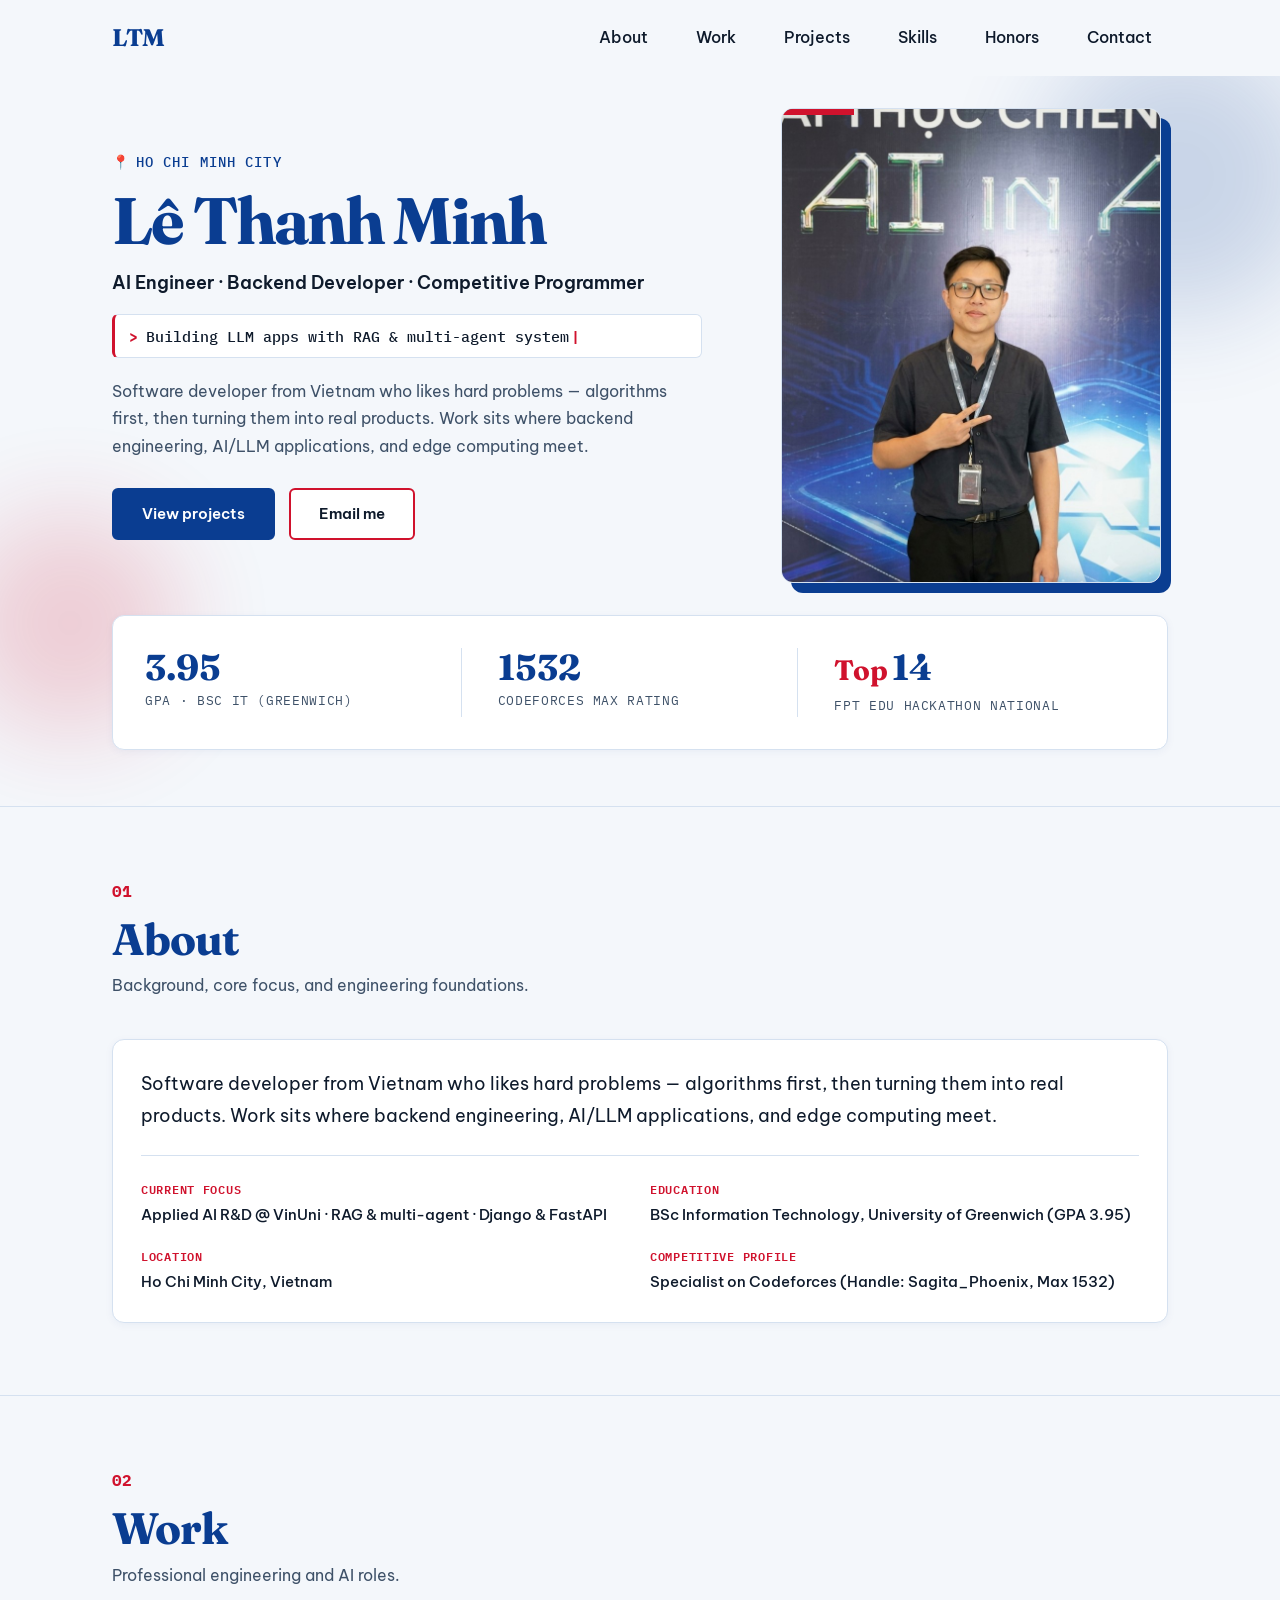
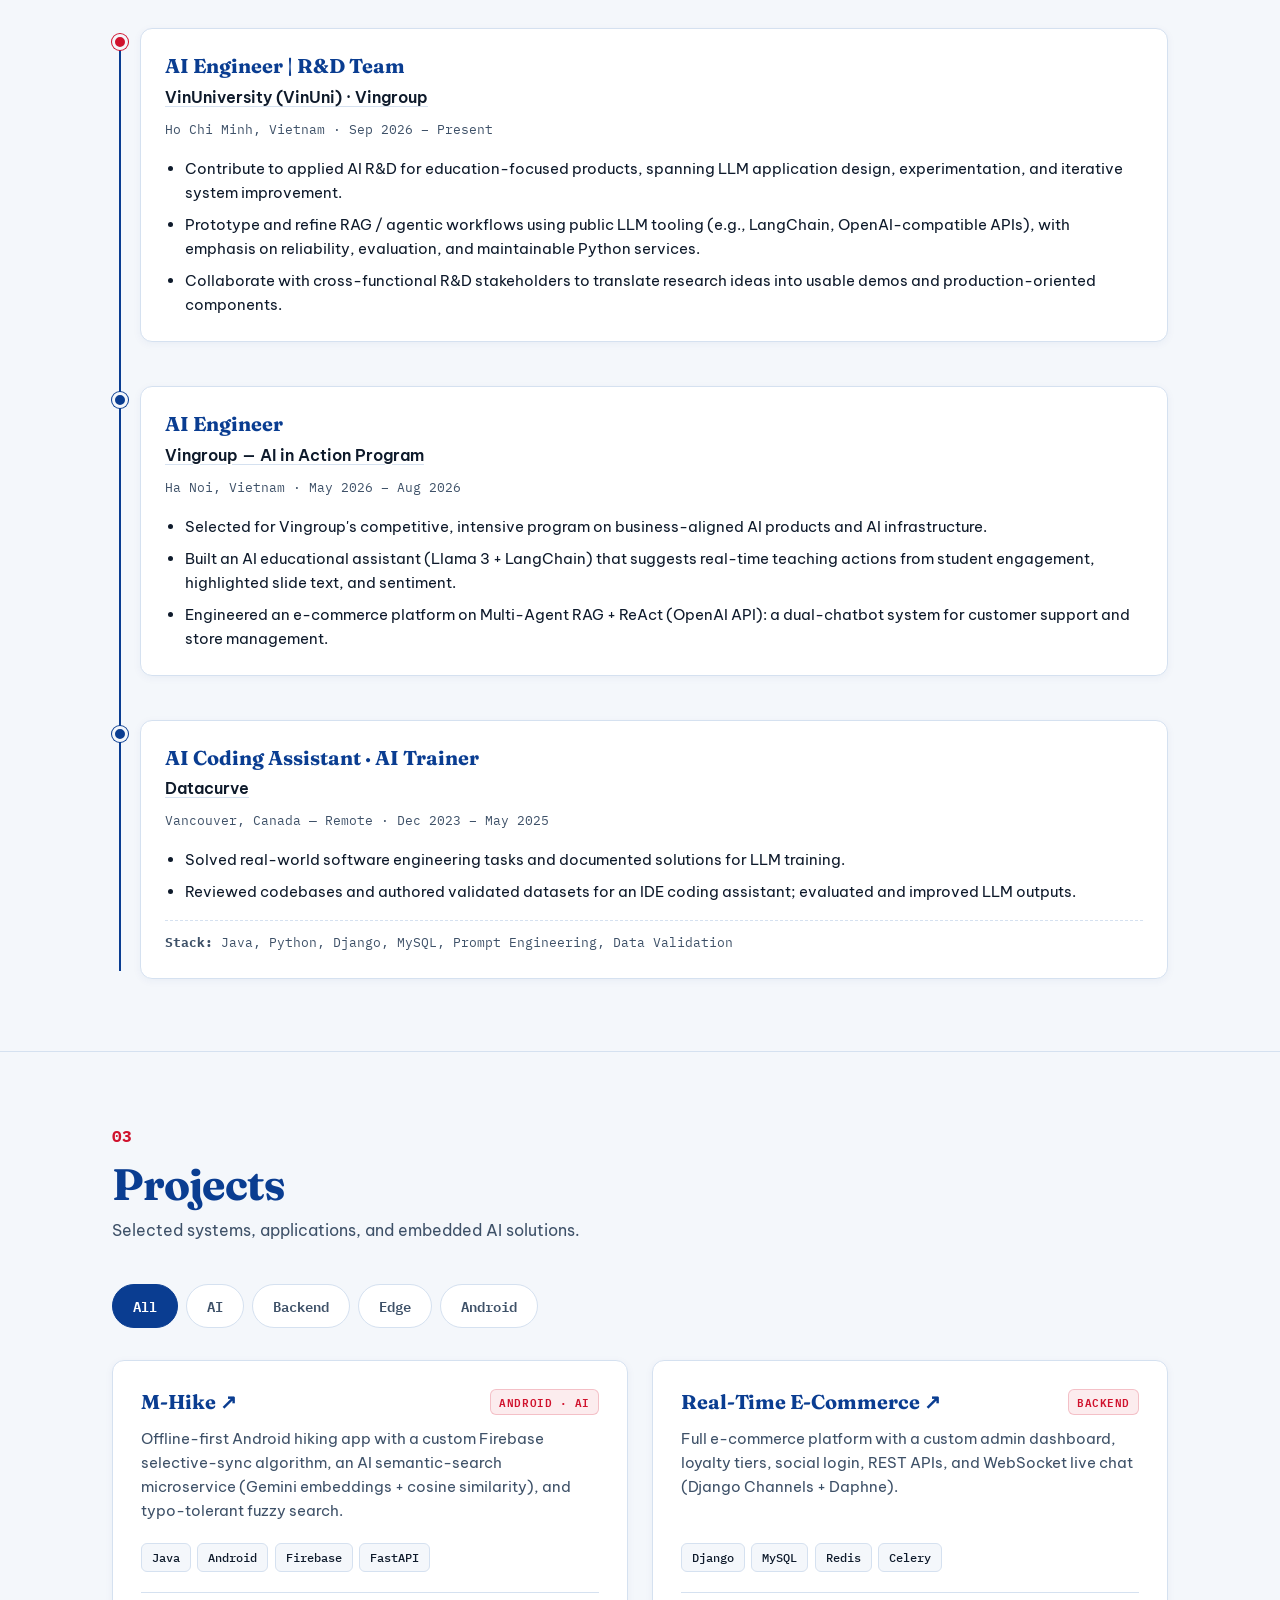
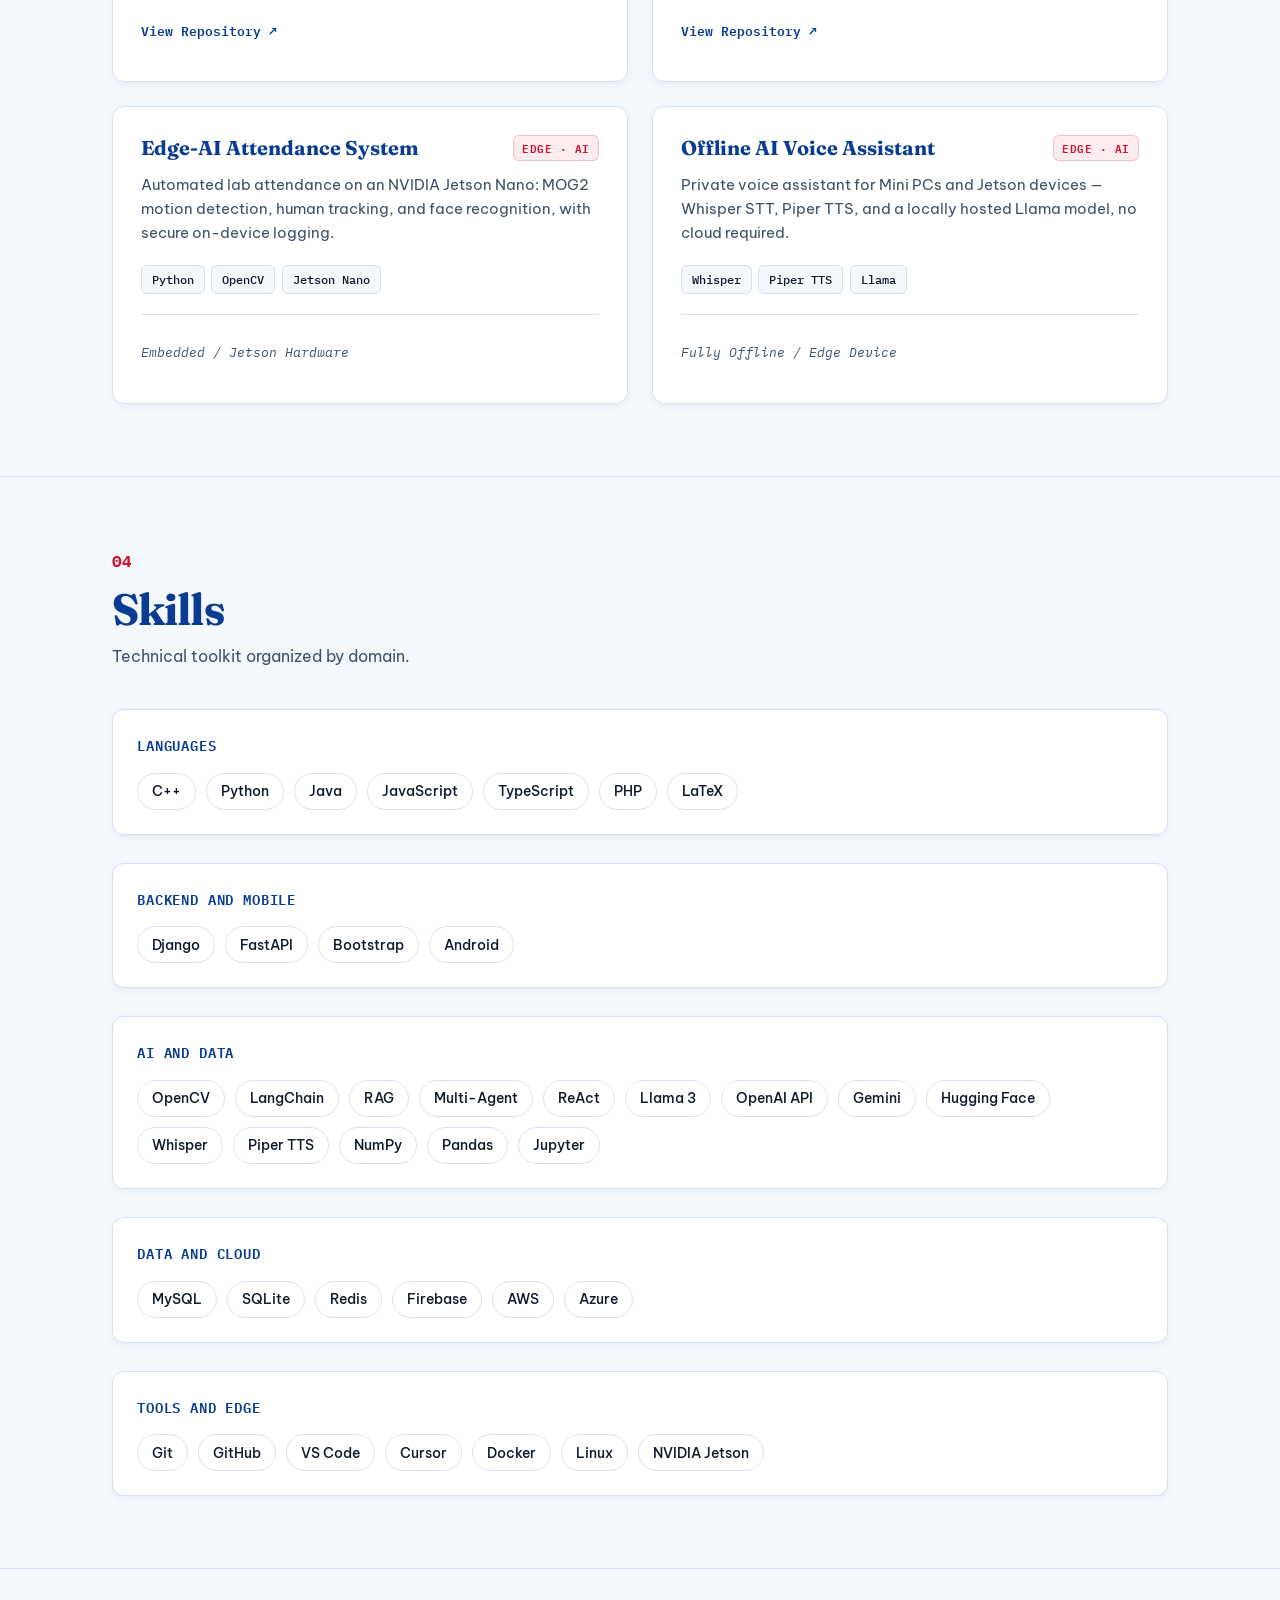
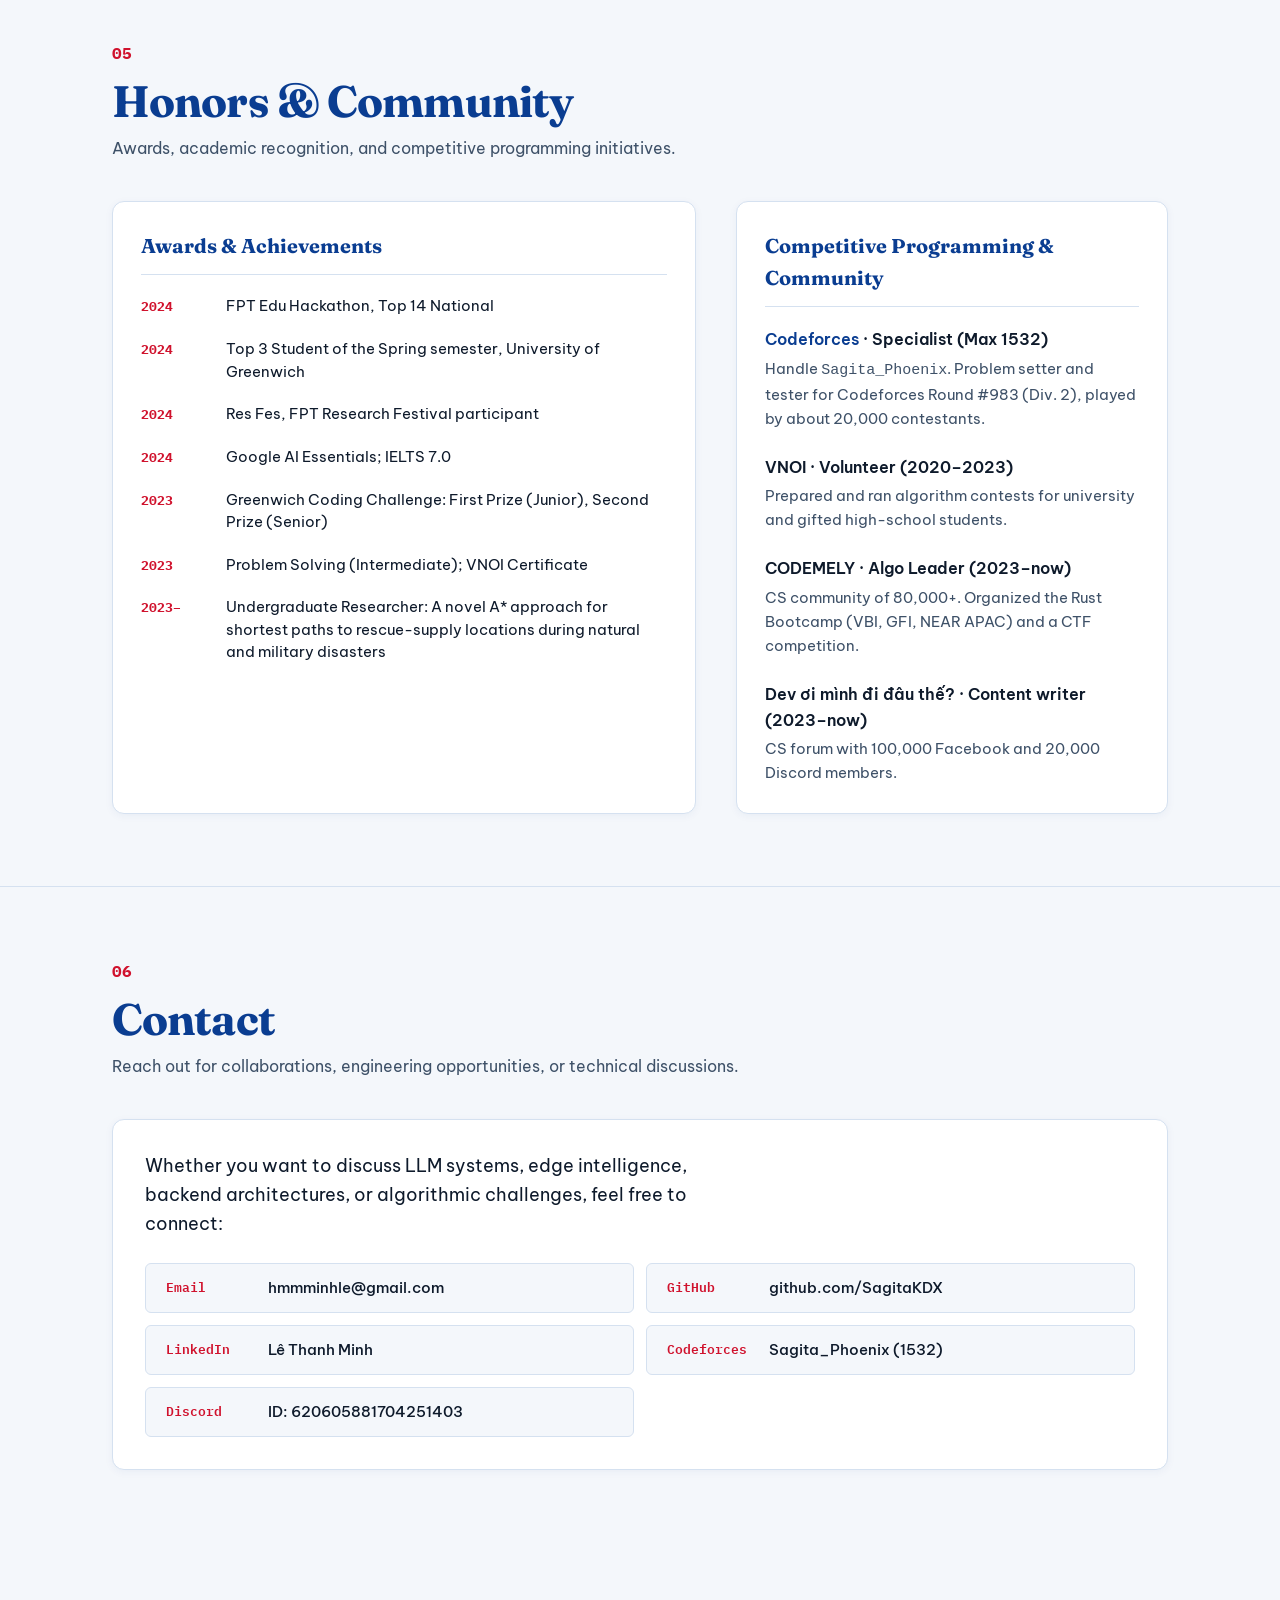
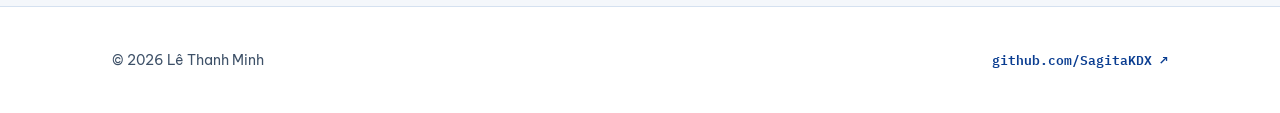
<file: index.html>
<!DOCTYPE html>
<html lang="en">
<head>
  <meta charset="UTF-8">
  <meta name="viewport" content="width=device-width, initial-scale=1.0">
  <title>Lê Thanh Minh — AI Engineer · Backend Developer · Competitive Programmer</title>
  <meta name="description" content="Portfolio of Lê Thanh Minh: AI Engineer at VinUni R&D / Vingroup, Backend Developer, and Competitive Programmer based in Ho Chi Minh City, Vietnam.">

  <!-- Google Fonts -->
  <link rel="preconnect" href="https://fonts.googleapis.com">
  <link rel="preconnect" href="https://fonts.gstatic.com" crossorigin>
  <link href="https://fonts.googleapis.com/css2?family=Be+Vietnam+Pro:ital,wght@0,400;0,500;0,600;1,400;1,500;1,600&family=Fraunces:opsz,wght@9..144,600;9..144,700&family=IBM+Plex+Mono:wght@400;500;600&display=swap" rel="stylesheet">

  <link rel="stylesheet" href="css/style.css">
</head>
<body>
  <a href="#main" class="skip-link">Skip to content</a>

  <!-- Top Sticky Navigation -->
  <header class="site-header" id="site-header">
    <div class="nav-container">
      <a href="#hero" class="brand-logo" aria-label="Lê Thanh Minh - Home">LTM</a>

      <button type="button" class="nav-toggle" id="nav-toggle" aria-controls="primary-nav" aria-expanded="false" aria-label="Toggle navigation menu">
        Menu
      </button>

      <nav class="primary-nav" id="primary-nav" aria-label="Primary navigation">
        <ul class="nav-list">
          <li><a href="#about" class="nav-link">About</a></li>
          <li><a href="#work" class="nav-link">Work</a></li>
          <li><a href="#projects" class="nav-link">Projects</a></li>
          <li><a href="#skills" class="nav-link">Skills</a></li>
          <li><a href="#honors" class="nav-link">Honors</a></li>
          <li><a href="#contact" class="nav-link">Contact</a></li>
        </ul>
      </nav>
    </div>
  </header>

  <main id="main">
    <!-- Hero Section -->
    <section id="hero" class="hero-section">
      <div class="container hero-container">
        <div class="hero-content">
          <div class="eyebrow">
            <span aria-hidden="true">📍</span> Ho Chi Minh City
          </div>
          <h1 class="hero-title">Lê Thanh Minh</h1>
          <p class="hero-role">AI Engineer · Backend Developer · Competitive Programmer</p>

          <div class="rotator-wrapper">
            <span class="rotator-prefix" aria-hidden="true">&gt;</span>
            <span class="rotator-text" id="rotator-text">Building LLM apps with RAG &amp; multi-agent systems</span>
            <span class="cursor" aria-hidden="true">|</span>
          </div>

          <p class="hero-about">
            Software developer from Vietnam who likes hard problems — algorithms first, then turning them into real products. Work sits where backend engineering, AI/LLM applications, and edge computing meet.
          </p>

          <div class="hero-actions">
            <a href="#projects" class="btn btn-primary">View projects</a>
            <a href="mailto:hmmminhle@gmail.com" class="btn btn-secondary">Email me</a>
          </div>
        </div>

        <div class="hero-media">
          <div class="portrait-card">
            <div class="portrait-bar" aria-hidden="true"></div>
            <img src="assets/portrait.jpg" alt="Lê Thanh Minh — AI Engineer, VinUni R&D / Vingroup" class="portrait-img" width="600" height="750">
          </div>
        </div>
      </div>

      <!-- Stat Row under Hero -->
      <div class="container">
        <div class="stats-container" id="stats">
          <div class="stat-item">
            <span class="stat-number" data-target="3.95" data-format="float">0.00</span>
            <span class="stat-label">GPA · BSc IT (Greenwich)</span>
          </div>
          <div class="stat-item">
            <span class="stat-number" data-target="1532" data-format="int">0</span>
            <span class="stat-label">Codeforces Max Rating</span>
          </div>
          <div class="stat-item">
            <div class="stat-number-wrapper">
              <span class="stat-prefix">Top</span>
              <span class="stat-number" data-target="14" data-format="int">0</span>
            </div>
            <span class="stat-label">FPT Edu Hackathon National</span>
          </div>
        </div>
      </div>
    </section>

    <!-- 01 About Section -->
    <section id="about" class="section reveal">
      <div class="container">
        <div class="section-header">
          <div class="section-eyebrow">
            <span class="section-num">01</span>
          </div>
          <h2 class="section-title">About</h2>
          <p class="section-subtitle">Background, core focus, and engineering foundations.</p>
        </div>

        <div class="about-grid">
          <div class="about-card">
            <p class="about-intro">
              Software developer from Vietnam who likes hard problems — algorithms first, then turning them into real products. Work sits where backend engineering, AI/LLM applications, and edge computing meet.
            </p>

            <div class="about-details">
              <div class="about-detail-item">
                <span class="about-detail-label">Current Focus</span>
                <span class="about-detail-value">Applied AI R&D @ VinUni · RAG &amp; multi-agent · Django &amp; FastAPI</span>
              </div>
              <div class="about-detail-item">
                <span class="about-detail-label">Education</span>
                <span class="about-detail-value">BSc Information Technology, University of Greenwich (GPA 3.95)</span>
              </div>
              <div class="about-detail-item">
                <span class="about-detail-label">Location</span>
                <span class="about-detail-value">Ho Chi Minh City, Vietnam</span>
              </div>
              <div class="about-detail-item">
                <span class="about-detail-label">Competitive Profile</span>
                <span class="about-detail-value">Specialist on Codeforces (Handle: Sagita_Phoenix, Max 1532)</span>
              </div>
            </div>
          </div>
        </div>
      </div>
    </section>

    <!-- 02 Work / Experience Section -->
    <section id="work" class="section reveal">
      <div class="container">
        <div class="section-header">
          <div class="section-eyebrow">
            <span class="section-num">02</span>
          </div>
          <h2 class="section-title">Work</h2>
          <p class="section-subtitle">Professional engineering and AI roles.</p>
        </div>

        <div class="timeline">
          <!-- Role 1: VinUni -->
          <div class="timeline-item">
            <div class="timeline-dot" aria-hidden="true"></div>
            <article class="timeline-card">
              <div class="timeline-header">
                <h3 class="timeline-role">AI Engineer | R&D Team</h3>
                <div class="timeline-company">
                  <a href="https://vinuni.edu.vn" target="_blank" rel="noopener noreferrer">VinUniversity (VinUni) · Vingroup</a>
                </div>
                <div class="timeline-meta">
                  <span>Ho Chi Minh, Vietnam</span>
                  <span aria-hidden="true">·</span>
                  <span>Sep 2026 – Present</span>
                </div>
              </div>
              <ul class="timeline-bullets">
                <li>Contribute to applied AI R&D for education-focused products, spanning LLM application design, experimentation, and iterative system improvement.</li>
                <li>Prototype and refine RAG / agentic workflows using public LLM tooling (e.g., LangChain, OpenAI-compatible APIs), with emphasis on reliability, evaluation, and maintainable Python services.</li>
                <li>Collaborate with cross-functional R&D stakeholders to translate research ideas into usable demos and production-oriented components.</li>
              </ul>
            </article>
          </div>

          <!-- Role 2: AI in Action -->
          <div class="timeline-item">
            <div class="timeline-dot" aria-hidden="true"></div>
            <article class="timeline-card">
              <div class="timeline-header">
                <h3 class="timeline-role">AI Engineer</h3>
                <div class="timeline-company">
                  <a href="https://vingroup.net" target="_blank" rel="noopener noreferrer">Vingroup — AI in Action Program</a>
                </div>
                <div class="timeline-meta">
                  <span>Ha Noi, Vietnam</span>
                  <span aria-hidden="true">·</span>
                  <span>May 2026 – Aug 2026</span>
                </div>
              </div>
              <ul class="timeline-bullets">
                <li>Selected for Vingroup's competitive, intensive program on business-aligned AI products and AI infrastructure.</li>
                <li>Built an AI educational assistant (Llama 3 + LangChain) that suggests real-time teaching actions from student engagement, highlighted slide text, and sentiment.</li>
                <li>Engineered an e-commerce platform on Multi-Agent RAG + ReAct (OpenAI API): a dual-chatbot system for customer support and store management.</li>
              </ul>
            </article>
          </div>

          <!-- Role 3: Datacurve -->
          <div class="timeline-item">
            <div class="timeline-dot" aria-hidden="true"></div>
            <article class="timeline-card">
              <div class="timeline-header">
                <h3 class="timeline-role">AI Coding Assistant · AI Trainer</h3>
                <div class="timeline-company">
                  <a href="https://datacurve.ai" target="_blank" rel="noopener noreferrer">Datacurve</a>
                </div>
                <div class="timeline-meta">
                  <span>Vancouver, Canada — Remote</span>
                  <span aria-hidden="true">·</span>
                  <span>Dec 2023 – May 2025</span>
                </div>
              </div>
              <ul class="timeline-bullets">
                <li>Solved real-world software engineering tasks and documented solutions for LLM training.</li>
                <li>Reviewed codebases and authored validated datasets for an IDE coding assistant; evaluated and improved LLM outputs.</li>
              </ul>
              <div class="timeline-note">
                <strong>Stack:</strong> Java, Python, Django, MySQL, Prompt Engineering, Data Validation
              </div>
            </article>
          </div>
        </div>
      </div>
    </section>

    <!-- 03 Projects Section -->
    <section id="projects" class="section reveal">
      <div class="container">
        <div class="section-header">
          <div class="section-eyebrow">
            <span class="section-num">03</span>
          </div>
          <h2 class="section-title">Projects</h2>
          <p class="section-subtitle">Selected systems, applications, and embedded AI solutions.</p>
        </div>

        <!-- Filter Controls -->
        <div class="project-filters" role="group" aria-label="Filter projects by category">
          <button type="button" class="filter-btn is-active" data-filter="all" aria-pressed="true">All</button>
          <button type="button" class="filter-btn" data-filter="ai" aria-pressed="false">AI</button>
          <button type="button" class="filter-btn" data-filter="backend" aria-pressed="false">Backend</button>
          <button type="button" class="filter-btn" data-filter="edge" aria-pressed="false">Edge</button>
          <button type="button" class="filter-btn" data-filter="android" aria-pressed="false">Android</button>
        </div>

        <!-- Projects Grid -->
        <div class="projects-grid">
          <!-- Project 1: M-Hike -->
          <article class="project" data-tags="android ai">
            <div class="project-header">
              <h3 class="project-title">
                <a href="https://github.com/SagitaKDX/M-Hike" target="_blank" rel="noopener noreferrer">
                  M-Hike <span aria-hidden="true">↗</span>
                </a>
              </h3>
              <span class="project-badge">Android · AI</span>
            </div>
            <p class="project-desc">
              Offline-first Android hiking app with a custom Firebase selective-sync algorithm, an AI semantic-search microservice (Gemini embeddings + cosine similarity), and typo-tolerant fuzzy search.
            </p>
            <ul class="project-stack" aria-label="Technology stack">
              <li>Java</li>
              <li>Android</li>
              <li>Firebase</li>
              <li>FastAPI</li>
            </ul>
            <div class="project-footer">
              <a href="https://github.com/SagitaKDX/M-Hike" class="project-link" target="_blank" rel="noopener noreferrer">
                View Repository ↗
              </a>
            </div>
          </article>

          <!-- Project 2: Real-Time E-Commerce -->
          <article class="project" data-tags="backend">
            <div class="project-header">
              <h3 class="project-title">
                <a href="https://github.com/SagitaKDX/E-comerce_Project" target="_blank" rel="noopener noreferrer">
                  Real-Time E-Commerce <span aria-hidden="true">↗</span>
                </a>
              </h3>
              <span class="project-badge">Backend</span>
            </div>
            <p class="project-desc">
              Full e-commerce platform with a custom admin dashboard, loyalty tiers, social login, REST APIs, and WebSocket live chat (Django Channels + Daphne).
            </p>
            <ul class="project-stack" aria-label="Technology stack">
              <li>Django</li>
              <li>MySQL</li>
              <li>Redis</li>
              <li>Celery</li>
            </ul>
            <div class="project-footer">
              <a href="https://github.com/SagitaKDX/E-comerce_Project" class="project-link" target="_blank" rel="noopener noreferrer">
                View Repository ↗
              </a>
            </div>
          </article>

          <!-- Project 3: Edge-AI Attendance System -->
          <article class="project" data-tags="edge ai">
            <div class="project-header">
              <h3 class="project-title">Edge-AI Attendance System</h3>
              <span class="project-badge">Edge · AI</span>
            </div>
            <p class="project-desc">
              Automated lab attendance on an NVIDIA Jetson Nano: MOG2 motion detection, human tracking, and face recognition, with secure on-device logging.
            </p>
            <ul class="project-stack" aria-label="Technology stack">
              <li>Python</li>
              <li>OpenCV</li>
              <li>Jetson Nano</li>
            </ul>
            <div class="project-footer">
              <span class="project-notice">Embedded / Jetson Hardware</span>
            </div>
          </article>

          <!-- Project 4: Offline AI Voice Assistant -->
          <article class="project" data-tags="edge ai">
            <div class="project-header">
              <h3 class="project-title">Offline AI Voice Assistant</h3>
              <span class="project-badge">Edge · AI</span>
            </div>
            <p class="project-desc">
              Private voice assistant for Mini PCs and Jetson devices — Whisper STT, Piper TTS, and a locally hosted Llama model, no cloud required.
            </p>
            <ul class="project-stack" aria-label="Technology stack">
              <li>Whisper</li>
              <li>Piper TTS</li>
              <li>Llama</li>
            </ul>
            <div class="project-footer">
              <span class="project-notice">Fully Offline / Edge Device</span>
            </div>
          </article>
        </div>
      </div>
    </section>

    <!-- 04 Skills Section -->
    <section id="skills" class="section reveal">
      <div class="container">
        <div class="section-header">
          <div class="section-eyebrow">
            <span class="section-num">04</span>
          </div>
          <h2 class="section-title">Skills</h2>
          <p class="section-subtitle">Technical toolkit organized by domain.</p>
        </div>

        <div class="skills-wrapper">
          <div class="skill-group">
            <h3 class="skill-group-title">Languages</h3>
            <div class="skill-chips">
              <span class="chip">C++</span>
              <span class="chip">Python</span>
              <span class="chip">Java</span>
              <span class="chip">JavaScript</span>
              <span class="chip">TypeScript</span>
              <span class="chip">PHP</span>
              <span class="chip">LaTeX</span>
            </div>
          </div>

          <div class="skill-group">
            <h3 class="skill-group-title">Backend and mobile</h3>
            <div class="skill-chips">
              <span class="chip">Django</span>
              <span class="chip">FastAPI</span>
              <span class="chip">Bootstrap</span>
              <span class="chip">Android</span>
            </div>
          </div>

          <div class="skill-group">
            <h3 class="skill-group-title">AI and data</h3>
            <div class="skill-chips">
              <span class="chip">OpenCV</span>
              <span class="chip">LangChain</span>
              <span class="chip">RAG</span>
              <span class="chip">Multi-Agent</span>
              <span class="chip">ReAct</span>
              <span class="chip">Llama 3</span>
              <span class="chip">OpenAI API</span>
              <span class="chip">Gemini</span>
              <span class="chip">Hugging Face</span>
              <span class="chip">Whisper</span>
              <span class="chip">Piper TTS</span>
              <span class="chip">NumPy</span>
              <span class="chip">Pandas</span>
              <span class="chip">Jupyter</span>
            </div>
          </div>

          <div class="skill-group">
            <h3 class="skill-group-title">Data and cloud</h3>
            <div class="skill-chips">
              <span class="chip">MySQL</span>
              <span class="chip">SQLite</span>
              <span class="chip">Redis</span>
              <span class="chip">Firebase</span>
              <span class="chip">AWS</span>
              <span class="chip">Azure</span>
            </div>
          </div>

          <div class="skill-group">
            <h3 class="skill-group-title">Tools and edge</h3>
            <div class="skill-chips">
              <span class="chip">Git</span>
              <span class="chip">GitHub</span>
              <span class="chip">VS Code</span>
              <span class="chip">Cursor</span>
              <span class="chip">Docker</span>
              <span class="chip">Linux</span>
              <span class="chip">NVIDIA Jetson</span>
            </div>
          </div>
        </div>
      </div>
    </section>

    <!-- 05 Honors Section -->
    <section id="honors" class="section reveal">
      <div class="container">
        <div class="section-header">
          <div class="section-eyebrow">
            <span class="section-num">05</span>
          </div>
          <h2 class="section-title">Honors &amp; Community</h2>
          <p class="section-subtitle">Awards, academic recognition, and competitive programming initiatives.</p>
        </div>

        <div class="honors-container">
          <!-- Awards -->
          <div class="honors-card">
            <h3 class="honors-heading">Awards &amp; Achievements</h3>
            <div class="honors-list">
              <div class="honor-item">
                <span class="honor-year">2024</span>
                <span class="honor-text">FPT Edu Hackathon, Top 14 National</span>
              </div>
              <div class="honor-item">
                <span class="honor-year">2024</span>
                <span class="honor-text">Top 3 Student of the Spring semester, University of Greenwich</span>
              </div>
              <div class="honor-item">
                <span class="honor-year">2024</span>
                <span class="honor-text">Res Fes, FPT Research Festival participant</span>
              </div>
              <div class="honor-item">
                <span class="honor-year">2024</span>
                <span class="honor-text">Google AI Essentials; IELTS 7.0</span>
              </div>
              <div class="honor-item">
                <span class="honor-year">2023</span>
                <span class="honor-text">Greenwich Coding Challenge: First Prize (Junior), Second Prize (Senior)</span>
              </div>
              <div class="honor-item">
                <span class="honor-year">2023</span>
                <span class="honor-text">Problem Solving (Intermediate); VNOI Certificate</span>
              </div>
              <div class="honor-item">
                <span class="honor-year">2023–</span>
                <span class="honor-text">Undergraduate Researcher: A novel A* approach for shortest paths to rescue-supply locations during natural and military disasters</span>
              </div>
            </div>
          </div>

          <!-- Community & Competitive Programming -->
          <div class="community-card">
            <h3 class="honors-heading">Competitive Programming &amp; Community</h3>
            <div class="community-list">
              <div class="community-item">
                <div class="community-role-title">
                  <a href="https://codeforces.com/profile/Sagita_Phoenix" target="_blank" rel="noopener noreferrer">Codeforces</a> · Specialist (Max 1532)
                </div>
                <p class="community-desc">
                  Handle <code>Sagita_Phoenix</code>. Problem setter and tester for Codeforces Round #983 (Div. 2), played by about 20,000 contestants.
                </p>
              </div>

              <div class="community-item">
                <div class="community-role-title">VNOI · Volunteer (2020–2023)</div>
                <p class="community-desc">
                  Prepared and ran algorithm contests for university and gifted high-school students.
                </p>
              </div>

              <div class="community-item">
                <div class="community-role-title">CODEMELY · Algo Leader (2023–now)</div>
                <p class="community-desc">
                  CS community of 80,000+. Organized the Rust Bootcamp (VBI, GFI, NEAR APAC) and a CTF competition.
                </p>
              </div>

              <div class="community-item">
                <div class="community-role-title">Dev ơi mình đi đâu thế? · Content writer (2023–now)</div>
                <p class="community-desc">
                  CS forum with 100,000 Facebook and 20,000 Discord members.
                </p>
              </div>
            </div>
          </div>
        </div>
      </div>
    </section>

    <!-- 06 Contact Section -->
    <section id="contact" class="section reveal">
      <div class="container">
        <div class="section-header">
          <div class="section-eyebrow">
            <span class="section-num">06</span>
          </div>
          <h2 class="section-title">Contact</h2>
          <p class="section-subtitle">Reach out for collaborations, engineering opportunities, or technical discussions.</p>
        </div>

        <div class="contact-card">
          <p class="contact-lead">
            Whether you want to discuss LLM systems, edge intelligence, backend architectures, or algorithmic challenges, feel free to connect:
          </p>

          <div class="contact-links">
            <a href="mailto:hmmminhle@gmail.com" class="contact-item">
              <span class="contact-label">Email</span>
              <span class="contact-value">hmmminhle@gmail.com</span>
            </a>

            <a href="https://github.com/SagitaKDX" target="_blank" rel="noopener noreferrer" class="contact-item">
              <span class="contact-label">GitHub</span>
              <span class="contact-value">github.com/SagitaKDX</span>
            </a>

            <a href="https://www.linkedin.com/in/l%C3%AA-thanh-minh-08819b295/" target="_blank" rel="noopener noreferrer" class="contact-item">
              <span class="contact-label">LinkedIn</span>
              <span class="contact-value">Lê Thanh Minh</span>
            </a>

            <a href="https://codeforces.com/profile/Sagita_Phoenix" target="_blank" rel="noopener noreferrer" class="contact-item">
              <span class="contact-label">Codeforces</span>
              <span class="contact-value">Sagita_Phoenix (1532)</span>
            </a>

            <a href="https://discord.com/users/620605881704251403" target="_blank" rel="noopener noreferrer" class="contact-item">
              <span class="contact-label">Discord</span>
              <span class="contact-value">ID: 620605881704251403</span>
            </a>
          </div>
        </div>
      </div>
    </section>
  </main>

  <!-- Site Footer -->
  <footer class="site-footer">
    <div class="container footer-container">
      <p class="footer-copy">© 2026 Lê Thanh Minh</p>
      <a href="https://github.com/SagitaKDX" target="_blank" rel="noopener noreferrer" class="footer-link">
        github.com/SagitaKDX ↗
      </a>
    </div>
  </footer>

  <script src="js/main.js"></script>
</body>
</html>
</file>
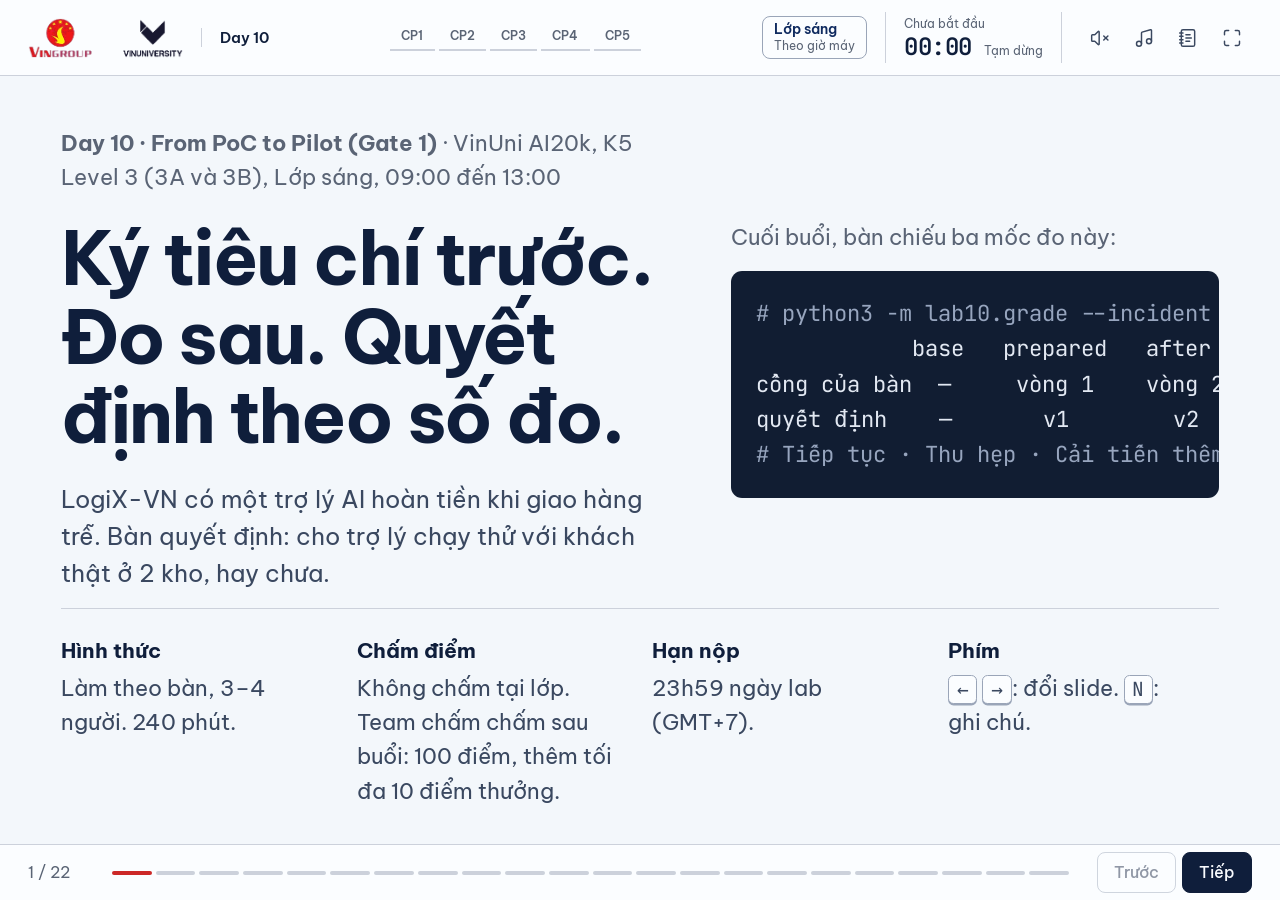
<file: k5-day10-instructor-slides/index.html>
<!doctype html>
<html lang="vi">
  <head>
    <meta charset="UTF-8" />
    <link rel="icon" type="image/svg+xml" href="/k5-day10-instructor-slides/favicon.svg" />
    <meta name="viewport" content="width=device-width, initial-scale=1.0" />
    <meta name="description" content="Deck giảng viên K5 L3 Day 10: From PoC to Pilot (Gate 1)." />
    <title>Day 10 Instructor Deck</title>
    <script type="module" crossorigin src="/k5-day10-instructor-slides/assets/index-c7GJMtav.js"></script>
    <link rel="stylesheet" crossorigin href="/k5-day10-instructor-slides/assets/index-BeS5Mn54.css">
  </head>
  <body>
    <div id="root"></div>
  </body>
</html>
</file>
<file: css/style.css>
/* ==========================================================================
   Design Tokens & Root Variables
   ========================================================================== */
:root {
  --paper: #F4F7FB;
  --white: #FFFFFF;
  --ink: #0E1A2B;
  --muted: #3E5168;
  --blue: #0A3D91;
  --blue-bright: #1D4ED8;
  --red: #D0122D;
  --line: #D5E1F0;

  --font-body: 'Be Vietnam Pro', -apple-system, BlinkMacSystemFont, 'Segoe UI', Roboto, sans-serif;
  --font-heading: 'Fraunces', Georgia, serif;
  --font-mono: 'IBM Plex Mono', ui-monospace, SFMono-Regular, Menlo, Monaco, monospace;

  --max-width: 1120px;
  --radius-sm: 6px;
  --radius-md: 12px;
  --radius-lg: 16px;
  --radius-full: 9999px;

  --shadow-sm: 0 2px 8px rgba(10, 61, 145, 0.05);
  --shadow-md: 0 6px 20px rgba(10, 61, 145, 0.08);
  --shadow-lg: 0 12px 32px rgba(10, 61, 145, 0.12);
  --shadow-portrait: 10px 10px 0 var(--blue);

  --transition-fast: 0.15s ease;
  --transition-normal: 0.25s ease;
}

/* ==========================================================================
   CSS Reset & Base Styles
   ========================================================================== */
*, *::before, *::after {
  box-sizing: border-box;
  margin: 0;
  padding: 0;
}

html {
  font-size: 16px;
  scroll-behavior: smooth;
  scroll-padding-top: 80px;
}

body {
  font-family: var(--font-body);
  background-color: var(--paper);
  color: var(--ink);
  line-height: 1.6;
  -webkit-font-smoothing: antialiased;
  -moz-osx-font-smoothing: grayscale;
  overflow-x: hidden;
  min-width: 320px;
}

img {
  max-width: 100%;
  height: auto;
  display: block;
}

a {
  color: var(--blue);
  text-decoration: none;
  transition: color var(--transition-fast);
}

a:hover, a:focus-visible {
  color: var(--blue-bright);
}

a:focus-visible, button:focus-visible {
  outline: 2px solid var(--blue-bright);
  outline-offset: 3px;
}

button {
  font-family: inherit;
  cursor: pointer;
  border: none;
  background: none;
}

ul, ol {
  list-style: none;
}

/* Skip link for accessibility */
.skip-link {
  position: absolute;
  top: -100px;
  left: 1rem;
  background: var(--blue);
  color: var(--white);
  padding: 0.75rem 1.25rem;
  z-index: 9999;
  font-weight: 600;
  border-radius: var(--radius-sm);
  transition: top var(--transition-fast);
}

.skip-link:focus {
  top: 1rem;
  color: var(--white);
}

/* Layout Container */
.container {
  width: 100%;
  max-width: var(--max-width);
  margin-left: auto;
  margin-right: auto;
  padding-left: 1rem;
  padding-right: 1rem;
}

/* ==========================================================================
   Sticky Navigation Bar
   ========================================================================== */
.site-header {
  position: sticky;
  top: 0;
  left: 0;
  width: 100%;
  z-index: 1000;
  background-color: transparent;
  transition: background-color var(--transition-normal), border-color var(--transition-normal), box-shadow var(--transition-normal);
  border-bottom: 2px solid transparent;
}

.site-header.is-scrolled {
  background-color: var(--white);
  border-bottom: 2px solid var(--blue);
  box-shadow: var(--shadow-sm);
}

.nav-container {
  display: flex;
  align-items: center;
  justify-content: space-between;
  height: 68px;
  max-width: var(--max-width);
  margin-left: auto;
  margin-right: auto;
  padding-left: 1rem;
  padding-right: 1rem;
  position: relative;
}

.brand-logo {
  font-family: var(--font-heading);
  font-size: 1.5rem;
  font-weight: 700;
  color: var(--blue);
  letter-spacing: -0.02em;
  display: inline-flex;
  align-items: center;
  min-height: 44px;
  min-width: 44px;
}

.brand-logo:hover {
  color: var(--red);
}

/* Mobile Nav Toggle Button (< 900px) */
.nav-toggle {
  display: inline-flex;
  align-items: center;
  justify-content: center;
  min-height: 44px;
  min-width: 44px;
  padding: 0.5rem 1rem;
  font-family: var(--font-mono);
  font-size: 0.9375rem;
  font-weight: 600;
  color: var(--blue);
  background-color: var(--white);
  border: 1.5px solid var(--line);
  border-radius: var(--radius-sm);
  transition: all var(--transition-fast);
}

.nav-toggle:hover, .nav-toggle[aria-expanded="true"] {
  background-color: var(--blue);
  color: var(--white);
  border-color: var(--blue);
}

/* Mobile Primary Nav Panel (< 900px) */
.primary-nav {
  position: absolute;
  top: 100%;
  left: 0;
  width: 100%;
  background-color: var(--white);
  border-bottom: 2px solid var(--blue);
  box-shadow: var(--shadow-lg);
  padding: 1rem;
  display: none;
}

.primary-nav.is-open {
  display: block;
}

.nav-list {
  display: flex;
  flex-direction: column;
  gap: 0.25rem;
}

.nav-link {
  display: flex;
  align-items: center;
  min-height: 44px;
  padding: 0.5rem 1rem;
  font-size: 1rem;
  font-weight: 500;
  color: var(--ink);
  border-radius: var(--radius-sm);
  transition: all var(--transition-fast);
}

.nav-link:hover {
  background-color: var(--paper);
  color: var(--blue-bright);
}

.nav-link[aria-current="page"] {
  color: var(--blue);
  font-weight: 600;
  background-color: rgba(10, 61, 145, 0.08);
}

/* ==========================================================================
   Hero Section
   ========================================================================== */
.hero-section {
  position: relative;
  overflow: hidden;
  padding-top: 2rem;
  padding-bottom: 3.5rem;
}

.hero-container {
  display: flex;
  flex-direction: column-reverse;
  gap: 2.5rem;
}

.hero-content {
  display: flex;
  flex-direction: column;
}

.eyebrow {
  display: inline-flex;
  align-items: center;
  gap: 0.35rem;
  font-family: var(--font-mono);
  font-size: 0.875rem;
  font-weight: 500;
  color: var(--blue);
  text-transform: uppercase;
  letter-spacing: 0.08em;
  margin-bottom: 0.75rem;
}

.hero-title {
  font-family: var(--font-heading);
  font-size: clamp(2rem, 1.3rem + 3.5vw, 4.2rem);
  font-weight: 700;
  line-height: 1.1;
  color: var(--blue);
  letter-spacing: -0.03em;
  margin-bottom: 0.75rem;
}

.hero-role {
  font-size: 1.125rem;
  font-weight: 600;
  color: var(--ink);
  margin-bottom: 1rem;
}

.rotator-wrapper {
  display: flex;
  align-items: center;
  min-height: 2.75rem;
  background-color: var(--white);
  border: 1px solid var(--line);
  border-left: 3px solid var(--red);
  padding: 0.5rem 0.875rem;
  border-radius: var(--radius-sm);
  font-family: var(--font-mono);
  font-size: 0.9375rem;
  color: var(--ink);
  margin-bottom: 1.25rem;
  line-height: 1.4;
}

.rotator-prefix {
  color: var(--red);
  font-weight: 700;
  margin-right: 0.5rem;
  user-select: none;
}

.rotator-text {
  font-weight: 500;
}

.cursor {
  display: inline-block;
  color: var(--red);
  font-weight: 700;
  margin-left: 2px;
  animation: blink 1s step-end infinite;
}

@keyframes blink {
  from, to { opacity: 1; }
  50% { opacity: 0; }
}

.hero-about {
  font-size: 1rem;
  color: var(--muted);
  line-height: 1.7;
  margin-bottom: 1.75rem;
  max-width: 600px;
}

.hero-actions {
  display: flex;
  flex-direction: column;
  gap: 0.875rem;
  width: 100%;
}

/* Button Component */
.btn {
  display: inline-flex;
  align-items: center;
  justify-content: center;
  min-height: 48px;
  min-width: 44px;
  padding: 0.75rem 1.75rem;
  border-radius: var(--radius-sm);
  font-size: 0.9375rem;
  font-weight: 600;
  text-align: center;
  transition: all var(--transition-fast);
  cursor: pointer;
  text-decoration: none;
}

.btn-primary {
  background-color: var(--blue);
  color: var(--white);
  border: 2px solid var(--blue);
}

.btn-primary:hover, .btn-primary:focus-visible {
  background-color: var(--blue-bright);
  border-color: var(--blue-bright);
  color: var(--white);
}

.btn-secondary {
  background-color: var(--white);
  color: var(--ink);
  border: 2px solid var(--red);
}

.btn-secondary:hover, .btn-secondary:focus-visible {
  background-color: var(--red);
  color: var(--white);
  border-color: var(--red);
}

/* Portrait Card in Hero */
.hero-media {
  display: flex;
  justify-content: center;
  align-items: center;
}

.portrait-card {
  position: relative;
  width: 100%;
  max-width: 380px;
  background-color: var(--white);
  border-radius: 12px;
  box-shadow: var(--shadow-portrait);
  overflow: hidden;
  border: 1px solid var(--line);
}

.portrait-bar {
  position: absolute;
  top: 0;
  left: 0;
  width: 72px;
  height: 6px;
  background-color: var(--red);
  z-index: 2;
  border-top-left-radius: 12px;
  transform-origin: left center;
}

.portrait-img {
  width: 100%;
  height: auto;
  aspect-ratio: 4 / 5;
  object-fit: cover;
  object-position: center top;
  display: block;
}

/* ==========================================================================
   Stat Row Component
   ========================================================================== */
.stats-container {
  display: grid;
  grid-template-columns: 1fr;
  gap: 1.25rem;
  margin-top: 2rem;
  background-color: var(--white);
  border: 1px solid var(--line);
  border-radius: var(--radius-md);
  padding: 1.5rem;
  box-shadow: var(--shadow-sm);
}

.stat-item {
  display: flex;
  flex-direction: column;
  align-items: flex-start;
  padding: 0.5rem 0;
  border-bottom: 1px solid var(--line);
}

.stat-item:last-child {
  border-bottom: none;
}

.stat-number-wrapper {
  display: inline-flex;
  align-items: baseline;
  gap: 0.25rem;
}

.stat-prefix {
  font-family: var(--font-heading);
  font-size: 1.75rem;
  font-weight: 700;
  color: var(--red);
}

.stat-number {
  font-family: var(--font-heading);
  font-size: 2.25rem;
  font-weight: 700;
  color: var(--blue);
  line-height: 1.1;
}

.stat-label {
  font-family: var(--font-mono);
  font-size: 0.8125rem;
  color: var(--muted);
  text-transform: uppercase;
  letter-spacing: 0.05em;
  margin-top: 0.25rem;
}

/* ==========================================================================
   Section Headers (01-06)
   ========================================================================== */
.section {
  padding-top: 4.5rem;
  padding-bottom: 4.5rem;
  border-top: 1px solid var(--line);
}

.section-header {
  margin-bottom: 2.5rem;
}

.section-eyebrow {
  display: inline-flex;
  align-items: center;
  gap: 0.5rem;
  margin-bottom: 0.5rem;
}

.section-num {
  font-family: var(--font-mono);
  font-size: 1rem;
  font-weight: 700;
  color: var(--red);
}

.section-title {
  font-family: var(--font-heading);
  font-size: clamp(1.85rem, 1.4rem + 1.8vw, 2.75rem);
  font-weight: 700;
  color: var(--blue);
  letter-spacing: -0.02em;
  line-height: 1.2;
}

.section-subtitle {
  font-size: 1rem;
  color: var(--muted);
  margin-top: 0.5rem;
  max-width: 680px;
}

/* ==========================================================================
   Section 01: About
   ========================================================================== */
.about-grid {
  display: grid;
  grid-template-columns: 1fr;
  gap: 2rem;
}

.about-card {
  background-color: var(--white);
  border: 1px solid var(--line);
  border-radius: var(--radius-md);
  padding: 1.75rem;
  box-shadow: var(--shadow-sm);
}

.about-intro {
  font-size: 1.125rem;
  color: var(--ink);
  line-height: 1.75;
  margin-bottom: 1.5rem;
}

.about-details {
  display: grid;
  grid-template-columns: 1fr;
  gap: 1.25rem;
  margin-top: 1.5rem;
  border-top: 1px solid var(--line);
  padding-top: 1.5rem;
}

.about-detail-item {
  display: flex;
  flex-direction: column;
}

.about-detail-label {
  font-family: var(--font-mono);
  font-size: 0.75rem;
  font-weight: 600;
  text-transform: uppercase;
  letter-spacing: 0.06em;
  color: var(--red);
  margin-bottom: 0.25rem;
}

.about-detail-value {
  font-size: 0.9375rem;
  color: var(--ink);
  font-weight: 500;
}

/* ==========================================================================
   Section 02: Work (Vertical Timeline)
   ========================================================================== */
.timeline {
  position: relative;
  padding-left: 28px;
}

.timeline::before {
  content: '';
  position: absolute;
  left: 7px;
  top: 8px;
  bottom: 8px;
  width: 2px;
  background-color: var(--blue);
}

.timeline-item {
  position: relative;
  margin-bottom: 2.75rem;
}

.timeline-item:last-child {
  margin-bottom: 0;
}

.timeline-dot {
  position: absolute;
  left: -28px;
  top: 6px;
  width: 16px;
  height: 16px;
  border-radius: 50%;
  border: 3px solid var(--paper);
  background-color: var(--blue);
  box-shadow: 0 0 0 1px var(--blue);
}

.timeline-item:first-child .timeline-dot {
  background-color: var(--red);
  box-shadow: 0 0 0 1px var(--red);
}

.timeline-card {
  background-color: var(--white);
  border: 1px solid var(--line);
  border-radius: var(--radius-md);
  padding: 1.5rem;
  box-shadow: var(--shadow-sm);
}

.timeline-header {
  display: flex;
  flex-direction: column;
  gap: 0.35rem;
  margin-bottom: 1rem;
}

.timeline-role {
  font-family: var(--font-heading);
  font-size: 1.25rem;
  font-weight: 700;
  color: var(--blue);
  line-height: 1.3;
}

.timeline-company {
  font-size: 1rem;
  font-weight: 600;
  color: var(--ink);
}

.timeline-company a {
  color: var(--ink);
  text-decoration: underline;
  text-decoration-color: var(--line);
  text-underline-offset: 3px;
}

.timeline-company a:hover {
  color: var(--blue-bright);
  text-decoration-color: var(--blue-bright);
}

.timeline-meta {
  font-family: var(--font-mono);
  font-size: 0.8125rem;
  color: var(--muted);
  display: flex;
  flex-wrap: wrap;
  gap: 0.5rem;
  margin-top: 0.25rem;
}

.timeline-bullets {
  list-style: disc;
  padding-left: 1.25rem;
  margin-top: 0.75rem;
  display: flex;
  flex-direction: column;
  gap: 0.5rem;
  color: var(--ink);
  font-size: 0.9375rem;
  line-height: 1.6;
}

.timeline-note {
  margin-top: 1rem;
  padding-top: 0.75rem;
  border-top: 1px dashed var(--line);
  font-family: var(--font-mono);
  font-size: 0.8125rem;
  color: var(--muted);
}

/* ==========================================================================
   Section 03: Projects
   ========================================================================== */
.project-filters {
  display: flex;
  flex-wrap: wrap;
  gap: 0.5rem;
  margin-bottom: 2rem;
}

.filter-btn {
  display: inline-flex;
  align-items: center;
  justify-content: center;
  min-height: 44px;
  min-width: 44px;
  padding: 0.5rem 1.25rem;
  font-family: var(--font-mono);
  font-size: 0.875rem;
  font-weight: 600;
  color: var(--muted);
  background-color: var(--white);
  border: 1px solid var(--line);
  border-radius: var(--radius-full);
  transition: all var(--transition-fast);
}

.filter-btn:hover {
  border-color: var(--blue);
  color: var(--blue);
}

.filter-btn.is-active {
  background-color: var(--blue);
  color: var(--white);
  border-color: var(--blue);
}

.projects-grid {
  display: grid;
  grid-template-columns: 1fr;
  gap: 1.5rem;
}

.project {
  display: flex;
  flex-direction: column;
  background-color: var(--white);
  border: 1px solid var(--line);
  border-radius: var(--radius-md);
  padding: 1.75rem;
  box-shadow: var(--shadow-sm);
  transition: transform var(--transition-normal), box-shadow var(--transition-normal), border-color var(--transition-normal);
}

.project:hover {
  transform: translateY(-3px);
  box-shadow: var(--shadow-md);
  border-color: var(--blue);
}

.project.is-hidden {
  display: none !important;
}

.project-header {
  display: flex;
  justify-content: space-between;
  align-items: flex-start;
  gap: 1rem;
  margin-bottom: 0.75rem;
}

.project-title {
  font-family: var(--font-heading);
  font-size: 1.25rem;
  font-weight: 700;
  color: var(--blue);
  line-height: 1.3;
}

.project-title a {
  color: var(--blue);
  display: inline-flex;
  align-items: center;
  gap: 0.25rem;
}

.project-title a:hover {
  color: var(--blue-bright);
}

.project-badge {
  font-family: var(--font-mono);
  font-size: 0.6875rem;
  font-weight: 600;
  color: var(--red);
  background-color: rgba(208, 18, 45, 0.08);
  border: 1px solid rgba(208, 18, 45, 0.2);
  padding: 0.2rem 0.5rem;
  border-radius: var(--radius-sm);
  text-transform: uppercase;
  letter-spacing: 0.05em;
  white-space: nowrap;
}

.project-desc {
  font-size: 0.9375rem;
  color: var(--muted);
  line-height: 1.6;
  margin-bottom: 1.25rem;
  flex-grow: 1;
}

.project-stack {
  display: flex;
  flex-wrap: wrap;
  gap: 0.4rem;
  margin-bottom: 1.25rem;
}

.project-stack li {
  font-family: var(--font-mono);
  font-size: 0.75rem;
  font-weight: 500;
  background-color: var(--paper);
  color: var(--ink);
  padding: 0.25rem 0.625rem;
  border-radius: var(--radius-sm);
  border: 1px solid var(--line);
}

.project-footer {
  margin-top: auto;
  padding-top: 1rem;
  border-top: 1px solid var(--line);
  display: flex;
  align-items: center;
  justify-content: flex-start;
}

.project-link {
  display: inline-flex;
  align-items: center;
  min-height: 44px;
  font-family: var(--font-mono);
  font-size: 0.8125rem;
  font-weight: 600;
  color: var(--blue);
}

.project-link:hover {
  color: var(--blue-bright);
  text-decoration: underline;
}

.project-notice {
  font-family: var(--font-mono);
  font-size: 0.8125rem;
  color: var(--muted);
  font-style: italic;
  display: inline-flex;
  align-items: center;
  min-height: 44px;
}

/* ==========================================================================
   Section 04: Skills (Grouped Plain Text Chips)
   ========================================================================== */
.skills-wrapper {
  display: flex;
  flex-direction: column;
  gap: 1.75rem;
}

.skill-group {
  background-color: var(--white);
  border: 1px solid var(--line);
  border-radius: var(--radius-md);
  padding: 1.5rem;
  box-shadow: var(--shadow-sm);
}

.skill-group-title {
  font-family: var(--font-mono);
  font-size: 0.875rem;
  font-weight: 600;
  color: var(--blue);
  text-transform: uppercase;
  letter-spacing: 0.06em;
  margin-bottom: 1rem;
  display: flex;
  align-items: center;
  gap: 0.5rem;
}

.skill-chips {
  display: flex;
  flex-wrap: wrap;
  gap: 0.625rem;
}

.chip {
  background-color: var(--white);
  border: 1px solid var(--line);
  color: var(--ink);
  font-size: 0.875rem;
  font-weight: 500;
  padding: 0.4rem 0.875rem;
  border-radius: var(--radius-full);
  transition: all var(--transition-fast);
}

.chip:hover {
  border-color: var(--blue);
  color: var(--blue);
}

/* ==========================================================================
   Section 05: Honors & Community
   ========================================================================== */
.honors-container {
  display: flex;
  flex-direction: column;
  gap: 2rem;
}

.honors-card, .community-card {
  background-color: var(--white);
  border: 1px solid var(--line);
  border-radius: var(--radius-md);
  padding: 1.75rem;
  box-shadow: var(--shadow-sm);
}

.honors-heading {
  font-family: var(--font-heading);
  font-size: 1.25rem;
  font-weight: 700;
  color: var(--blue);
  margin-bottom: 1.25rem;
  padding-bottom: 0.75rem;
  border-bottom: 1px solid var(--line);
}

.honors-list {
  display: flex;
  flex-direction: column;
  gap: 1.25rem;
}

.honor-item {
  display: flex;
  flex-direction: column;
  gap: 0.25rem;
}

.honor-year {
  font-family: var(--font-mono);
  font-size: 0.8125rem;
  font-weight: 700;
  color: var(--red);
}

.honor-text {
  font-size: 0.9375rem;
  color: var(--ink);
  line-height: 1.5;
}

.community-list {
  display: flex;
  flex-direction: column;
  gap: 1.5rem;
}

.community-item {
  display: flex;
  flex-direction: column;
  gap: 0.25rem;
}

.community-role-title {
  font-size: 1rem;
  font-weight: 600;
  color: var(--ink);
}

.community-role-title a {
  color: var(--blue);
}

.community-desc {
  font-size: 0.9375rem;
  color: var(--muted);
  line-height: 1.6;
}

/* ==========================================================================
   Section 06: Contact
   ========================================================================== */
.contact-card {
  background-color: var(--white);
  border: 1px solid var(--line);
  border-radius: var(--radius-md);
  padding: 2rem;
  box-shadow: var(--shadow-sm);
}

.contact-lead {
  font-size: 1.125rem;
  color: var(--ink);
  margin-bottom: 1.5rem;
  max-width: 600px;
}

.contact-links {
  display: flex;
  flex-direction: column;
  gap: 0.75rem;
}

.contact-item {
  display: inline-flex;
  align-items: center;
  gap: 0.75rem;
  min-height: 44px;
  padding: 0.75rem 1.25rem;
  background-color: var(--paper);
  border: 1px solid var(--line);
  border-radius: var(--radius-sm);
  color: var(--ink);
  font-weight: 500;
  font-size: 0.9375rem;
  transition: all var(--transition-fast);
}

.contact-item:hover {
  background-color: var(--white);
  border-color: var(--blue);
  color: var(--blue);
  transform: translateX(4px);
}

.contact-label {
  font-family: var(--font-mono);
  font-size: 0.8125rem;
  font-weight: 600;
  color: var(--red);
  min-width: 90px;
}

.contact-value {
  color: inherit;
  word-break: break-all;
}

/* ==========================================================================
   Footer
   ========================================================================== */
.site-footer {
  background-color: var(--white);
  border-top: 1px solid var(--line);
  padding: 2rem 1rem;
  margin-top: 4rem;
}

.footer-container {
  display: flex;
  flex-direction: column;
  align-items: center;
  justify-content: center;
  gap: 0.75rem;
  text-align: center;
}

.footer-copy {
  font-size: 0.875rem;
  color: var(--muted);
}

.footer-link {
  font-family: var(--font-mono);
  font-size: 0.8125rem;
  font-weight: 600;
  color: var(--blue);
  min-height: 44px;
  display: inline-flex;
  align-items: center;
}

.footer-link:hover {
  color: var(--red);
}

/* ==========================================================================
   Scroll Reveal Animation
   ========================================================================== */
.reveal {
  opacity: 1;
  transform: none;
  transition: opacity 0.6s ease-out, transform 0.6s ease-out;
}

html.js .reveal {
  opacity: 0;
  transform: translateY(24px);
}

html.js .reveal.is-visible {
  opacity: 1;
  transform: none;
}

/* ==========================================================================
   Responsive Breakpoints (Min-width only)
   ========================================================================== */

/* 640px and up */
@media (min-width: 640px) {
  .container {
    padding-left: 1.5rem;
    padding-right: 1.5rem;
  }

  .nav-container {
    padding-left: 1.5rem;
    padding-right: 1.5rem;
  }

  .hero-actions {
    flex-direction: row;
    width: auto;
  }

  .stats-container {
    grid-template-columns: repeat(3, 1fr);
    padding: 2rem;
  }

  .stat-item {
    padding: 0 1rem;
    border-bottom: none;
    border-right: 1px solid var(--line);
  }

  .stat-item:first-child {
    padding-left: 0;
  }

  .stat-item:last-child {
    border-right: none;
    padding-right: 0;
  }

  .about-details {
    grid-template-columns: repeat(2, 1fr);
  }

  .honor-item {
    flex-direction: row;
    align-items: baseline;
    gap: 1.25rem;
  }

  .honor-year {
    min-width: 65px;
  }

  .contact-links {
    display: grid;
    grid-template-columns: repeat(2, 1fr);
  }
}

/* 900px and up */
@media (min-width: 900px) {
  .site-header {
    height: 76px;
  }

  .nav-container {
    height: 76px;
  }

  .nav-toggle {
    display: none;
  }

  .primary-nav {
    position: static;
    display: block;
    width: auto;
    background: transparent;
    border-bottom: none;
    box-shadow: none;
    padding: 0;
  }

  .nav-list {
    flex-direction: row;
    align-items: center;
    gap: 0.5rem;
  }

  .nav-link {
    font-size: 0.9375rem;
    padding: 0.5rem 0.875rem;
  }

  .hero-container {
    flex-direction: row;
    align-items: center;
    gap: 3.5rem;
  }

  .hero-content {
    flex: 1.2;
  }

  .hero-media {
    flex: 0.8;
  }

  .projects-grid {
    grid-template-columns: repeat(2, 1fr);
  }

  .honors-container {
    display: grid;
    grid-template-columns: 1.15fr 0.85fr;
    gap: 2.5rem;
  }

  .footer-container {
    flex-direction: row;
    justify-content: space-between;
  }
}

/* 1120px and up */
@media (min-width: 1120px) {
  .container {
    padding-left: 2rem;
    padding-right: 2rem;
  }

  .nav-container {
    padding-left: 2rem;
    padding-right: 2rem;
  }

  .hero-container {
    gap: 4.5rem;
  }

  .nav-list {
    gap: 1rem;
  }

  .nav-link {
    font-size: 1rem;
    padding: 0.5rem 1rem;
  }
}

/* ==========================================================================
   Prefers Reduced Motion
   ========================================================================== */
.hero-section::before,
.hero-section::after {
  content: '';
  position: absolute;
  border-radius: 50%;
  opacity: 0.18;
  pointer-events: none;
  z-index: 0;
  filter: blur(50px);
}

.hero-section::before {
  width: 280px;
  height: 280px;
  top: -40px;
  right: -40px;
  background-color: var(--blue);
  animation: hero-drift-blue 14s ease-in-out infinite;
}

.hero-section::after {
  width: 220px;
  height: 220px;
  bottom: 10%;
  left: -40px;
  background-color: var(--red);
  animation: hero-drift-red 18s ease-in-out infinite;
}

.hero-container,
.stats-container {
  position: relative;
  z-index: 1;
}

@keyframes hero-drift-blue {
  0%, 100% {
    transform: translate3d(0, 0, 0);
  }
  50% {
    transform: translate3d(-35px, 30px, 0);
  }
}

@keyframes hero-drift-red {
  0%, 100% {
    transform: translate3d(0, 0, 0);
  }
  50% {
    transform: translate3d(30px, -25px, 0);
  }
}

@keyframes hero-fade-rise {
  from {
    opacity: 0;
    transform: translateY(18px);
  }
  to {
    opacity: 1;
    transform: translateY(0);
  }
}

html.js .hero-content > * {
  animation: hero-fade-rise 0.7s cubic-bezier(0.16, 1, 0.3, 1) both;
}

html.js .hero-content > .eyebrow {
  animation-delay: 0.05s;
}

html.js .hero-content > .hero-title {
  animation-delay: 0.12s;
}

html.js .hero-content > .hero-role {
  animation-delay: 0.2s;
}

html.js .hero-content > .rotator-wrapper {
  animation-delay: 0.28s;
}

html.js .hero-content > .hero-about {
  animation-delay: 0.36s;
}

html.js .hero-content > .hero-actions {
  animation-delay: 0.44s;
}

@keyframes portrait-fade-rise {
  from {
    opacity: 0;
    transform: translateY(16px);
  }
  to {
    opacity: 1;
    transform: translateY(0);
  }
}

@keyframes portrait-pulse {
  0%, 100% {
    box-shadow: 10px 10px 0 var(--blue);
  }
  50% {
    box-shadow: 14px 18px 0 var(--blue);
  }
}

html.js .portrait-card {
  animation:
    portrait-fade-rise 0.85s cubic-bezier(0.16, 1, 0.3, 1) 0.15s both,
    portrait-pulse 4.5s ease-in-out 1s infinite;
}

@keyframes portrait-bar-grow {
  from {
    transform: scaleX(0);
  }
  to {
    transform: scaleX(1);
  }
}

html.js .portrait-bar {
  transform-origin: left center;
  animation: portrait-bar-grow 0.45s cubic-bezier(0.16, 1, 0.3, 1) 0.7s both;
}

.nav-link {
  position: relative;
}

.nav-link::after {
  content: '';
  position: absolute;
  bottom: 6px;
  left: 1rem;
  right: 1rem;
  height: 2px;
  background-color: var(--red);
  transform: scaleX(0);
  transform-origin: left center;
  transition: transform var(--transition-fast);
}

.nav-link:hover::after,
.nav-link[aria-current="page"]::after {
  transform: scaleX(1);
}

.btn {
  transition: transform var(--transition-fast), background-color var(--transition-fast), border-color var(--transition-fast), color var(--transition-fast), box-shadow var(--transition-fast);
}

.btn:hover {
  transform: translateY(-2px);
}

.btn:active {
  transform: translateY(0);
}

html.js .timeline::before {
  transform: scaleY(0);
  transform-origin: top center;
  transition: transform 0.9s cubic-bezier(0.16, 1, 0.3, 1);
}

html.js #work.is-visible .timeline::before,
html.js .reveal.is-visible .timeline::before {
  transform: scaleY(1);
}

@keyframes timeline-dot-pop {
  0% {
    transform: scale(0.6);
  }
  100% {
    transform: scale(1);
  }
}

html.js #work.is-visible .timeline-dot {
  transform-origin: center;
  animation: timeline-dot-pop 0.4s cubic-bezier(0.16, 1, 0.3, 1) both;
}

html.js #work.is-visible .timeline-item:nth-child(2) .timeline-dot {
  animation-delay: 0.15s;
}

html.js #work.is-visible .timeline-item:nth-child(3) .timeline-dot { animation-delay: 0.3s; }

@keyframes project-entrance {
  from {
    opacity: 0;
    transform: translateY(12px);
  }
  to {
    opacity: 1;
    transform: translateY(0);
  }
}

html.js #projects.is-visible .project {
  animation: project-entrance 0.5s cubic-bezier(0.16, 1, 0.3, 1) both;
}

html.js #projects.is-visible .project:nth-child(1) {
  animation-delay: 0s;
}

html.js #projects.is-visible .project:nth-child(2) {
  animation-delay: 0.08s;
}

html.js #projects.is-visible .project:nth-child(3) {
  animation-delay: 0.16s;
}

html.js #projects.is-visible .project:nth-child(4) {
  animation-delay: 0.24s;
}

html.js #projects.is-visible .project:nth-child(n+5) {
  animation-delay: 0.32s;
}

.project:hover {
  transform: translateY(-3px) !important;
}

@keyframes chip-entrance {
  from {
    opacity: 0;
    transform: translateY(10px);
  }
  to {
    opacity: 1;
    transform: translateY(0);
  }
}

html.js #skills.is-visible .chip {
  animation: chip-entrance 0.4s cubic-bezier(0.16, 1, 0.3, 1) both;
}

html.js #skills.is-visible .chip:nth-child(1) { animation-delay: 0s; }
html.js #skills.is-visible .chip:nth-child(2) { animation-delay: 0.04s; }
html.js #skills.is-visible .chip:nth-child(3) { animation-delay: 0.08s; }
html.js #skills.is-visible .chip:nth-child(4) { animation-delay: 0.12s; }
html.js #skills.is-visible .chip:nth-child(5) { animation-delay: 0.16s; }
html.js #skills.is-visible .chip:nth-child(6) { animation-delay: 0.20s; }
html.js #skills.is-visible .chip:nth-child(7) { animation-delay: 0.24s; }
html.js #skills.is-visible .chip:nth-child(8) { animation-delay: 0.28s; }
html.js #skills.is-visible .chip:nth-child(9) { animation-delay: 0.32s; }
html.js #skills.is-visible .chip:nth-child(10) { animation-delay: 0.36s; }
html.js #skills.is-visible .chip:nth-child(n+11) { animation-delay: 0.4s; }

.chip:hover {
  transform: translateY(-2px) !important;
}

@keyframes stat-pop {
  0% {
    transform: scale(1);
  }
  50% {
    transform: scale(1.06);
  }
  100% {
    transform: scale(1);
  }
}

.stat-number.is-done {
  display: inline-block;
  animation: stat-pop 0.35s ease-out;
}

@media (prefers-reduced-motion: reduce) {
  *, *::before, *::after {
    animation-duration: 0.01ms !important;
    animation-iteration-count: 1 !important;
    transition-duration: 0.01ms !important;
    scroll-behavior: auto !important;
  }

  .reveal {
    opacity: 1 !important;
    transform: none !important;
  }

  .cursor {
    display: none !important;
  }

  .hero-section::before,
  .hero-section::after,
  .hero-content > *,
  .portrait-card,
  .portrait-bar,
  .project,
  .chip,
  .timeline-dot,
  .stat-number {
    animation: none !important;
  }
  .timeline::before {
    transform: none !important;
  }
}
</file>
<file: k5-day10-instructor-slides/assets/index-BeS5Mn54.css>
@font-face{font-family:Be Vietnam Pro;font-style:normal;font-display:swap;font-weight:400;src:url(/k5-day10-instructor-slides/assets/be-vietnam-pro-vietnamese-400-normal-CRcqvyg1.woff2)format("woff2"),url(/k5-day10-instructor-slides/assets/be-vietnam-pro-vietnamese-400-normal-BuGn0gnm.woff)format("woff")}@font-face{font-family:Be Vietnam Pro;font-style:normal;font-display:swap;font-weight:500;src:url(/k5-day10-instructor-slides/assets/be-vietnam-pro-vietnamese-500-normal-DREgrEoJ.woff2)format("woff2"),url(/k5-day10-instructor-slides/assets/be-vietnam-pro-vietnamese-500-normal-CfdwVo8-.woff)format("woff")}@font-face{font-family:Be Vietnam Pro;font-style:normal;font-display:swap;font-weight:600;src:url(/k5-day10-instructor-slides/assets/be-vietnam-pro-vietnamese-600-normal-nyU-ZL2p.woff2)format("woff2"),url(/k5-day10-instructor-slides/assets/be-vietnam-pro-vietnamese-600-normal-DkpCIyan.woff)format("woff")}@font-face{font-family:Be Vietnam Pro;font-style:normal;font-display:swap;font-weight:700;src:url(/k5-day10-instructor-slides/assets/be-vietnam-pro-vietnamese-700-normal-Csr0PCuG.woff2)format("woff2"),url(/k5-day10-instructor-slides/assets/be-vietnam-pro-vietnamese-700-normal-By_5yT39.woff)format("woff")}@font-face{font-family:Be Vietnam Pro;font-style:normal;font-display:swap;font-weight:400;src:url(/k5-day10-instructor-slides/assets/be-vietnam-pro-latin-400-normal-PpnXBOrz.woff2)format("woff2"),url(/k5-day10-instructor-slides/assets/be-vietnam-pro-latin-400-normal-bXgqVju9.woff)format("woff")}@font-face{font-family:Be Vietnam Pro;font-style:normal;font-display:swap;font-weight:500;src:url(/k5-day10-instructor-slides/assets/be-vietnam-pro-latin-500-normal-B6LVzGNe.woff2)format("woff2"),url(/k5-day10-instructor-slides/assets/be-vietnam-pro-latin-500-normal-BJkVuMHw.woff)format("woff")}@font-face{font-family:Be Vietnam Pro;font-style:normal;font-display:swap;font-weight:600;src:url(/k5-day10-instructor-slides/assets/be-vietnam-pro-latin-600-normal-BZDkUTrt.woff2)format("woff2"),url(/k5-day10-instructor-slides/assets/be-vietnam-pro-latin-600-normal-5IO4e7bK.woff)format("woff")}@font-face{font-family:Be Vietnam Pro;font-style:normal;font-display:swap;font-weight:700;src:url(/k5-day10-instructor-slides/assets/be-vietnam-pro-latin-700-normal-DlW1Zbsh.woff2)format("woff2"),url(/k5-day10-instructor-slides/assets/be-vietnam-pro-latin-700-normal-C2EtzaOi.woff)format("woff")}@font-face{font-family:JetBrains Mono;font-style:normal;font-display:swap;font-weight:400;src:url(/k5-day10-instructor-slides/assets/jetbrains-mono-latin-400-normal-V6pRDFza.woff2)format("woff2"),url(/k5-day10-instructor-slides/assets/jetbrains-mono-latin-400-normal-6-qcROiO.woff)format("woff")}@font-face{font-family:JetBrains Mono;font-style:normal;font-display:swap;font-weight:600;src:url(/k5-day10-instructor-slides/assets/jetbrains-mono-latin-600-normal-C8RAYTDA.woff2)format("woff2"),url(/k5-day10-instructor-slides/assets/jetbrains-mono-latin-600-normal-BfsvjouI.woff)format("woff")}:root{--paper:oklch(97.4% .007 255);--paper-sunk:oklch(94.6% .012 255);--surface:oklch(99.3% .003 255);--ink:oklch(24% .06 262);--ink-soft:oklch(40% .045 262);--ink-muted:oklch(50% .03 262);--rule:oklch(86% .015 262);--rule-strong:oklch(72% .03 262);--navy:oklch(30% .1 262);--navy-tint:oklch(94% .025 262);--signal:oklch(55% .2 27);--signal-ink:oklch(45% .17 27);--signal-tint:oklch(95.5% .025 27);--ok:oklch(46% .11 155);--ok-tint:oklch(95.5% .03 155);--warn-ink:oklch(45% .1 70);--warn-tint:oklch(95.5% .04 85);--code-bg:oklch(23% .045 262);--code-ink:oklch(93% .015 262);--code-comment:oklch(72% .04 262);--on-dark:oklch(98.5% .004 255);--font-sans:"Be Vietnam Pro", system-ui, sans-serif;--font-mono:"JetBrains Mono", ui-monospace, monospace;--fs-hero:clamp(2.4rem, 4.2vw, 3.9rem);--fs-title:clamp(1.6rem, 2.5vw, 2.3rem);--fs-lede:clamp(1.05rem, 1.35vw, 1.3rem);--fs-body:1.0625rem;--fs-small:1rem;--fs-code:.9rem;--r-sm:4px;--r-md:8px;--space-1:.375rem;--space-2:.75rem;--space-3:1.125rem;--space-4:1.75rem;--space-5:2.75rem;--header-h:76px;--footer-h:56px;--container:1240px;--ease-out:cubic-bezier(.16, 1, .3, 1);--lightningcss-light:initial;--lightningcss-dark: ;color-scheme:light}*,:before,:after{box-sizing:border-box}html,body{margin:0;overflow-x:clip}html{font-size:16px}body{font-family:var(--font-sans);font-size:var(--fs-body);color:var(--ink);background:var(--paper);font-synthesis:none;-webkit-font-smoothing:antialiased;font-variant-numeric:tabular-nums;line-height:1.55}::selection{background:var(--signal-tint);color:var(--signal-ink)}:focus-visible{outline:2px solid var(--signal);outline-offset:2px;transition:none}h1,h2,h3{color:var(--ink);text-wrap:balance;overflow-wrap:break-word;min-width:0;margin:0;font-weight:700}p{text-wrap:pretty;margin:0}code,kbd{font-family:var(--font-mono);font-size:.88em}code{border-radius:var(--r-sm);background:var(--navy-tint);color:var(--navy);overflow-wrap:anywhere;padding:.08em .32em}kbd{border:1px solid var(--rule-strong);border-radius:var(--r-sm);background:var(--surface);min-width:1.5em;color:var(--ink-soft);box-shadow:0 1px 0 var(--rule-strong);text-align:center;padding:.05em .35em;line-height:1.3;display:inline-block}button{font:inherit;color:inherit;cursor:pointer}button:disabled{cursor:not-allowed;opacity:.45}.skip-link{left:var(--space-2);z-index:50;padding:var(--space-1) var(--space-2);background:var(--ink);color:var(--on-dark);border-radius:var(--r-sm);position:absolute;top:-3rem}.skip-link:focus-visible{top:var(--space-2)}.deck-header{z-index:20;height:var(--header-h);align-items:center;gap:var(--space-3);padding:0 var(--space-4);background:var(--surface);border-bottom:1px solid var(--rule);grid-template-columns:auto minmax(0,1fr) auto auto auto;display:grid;position:fixed;inset:0 0 auto}.brand{align-items:center;gap:var(--space-3);min-width:0;display:flex}.brand-logo{width:auto;height:40px;display:block}.brand-text{padding-left:var(--space-3);border-left:1px solid var(--rule);flex-direction:column;line-height:1.3;display:flex}.brand-course{color:var(--ink-muted);font-size:max(.8125rem,12px)}.brand-day{white-space:nowrap;font-size:.9375rem;font-weight:600}.cp-rail{scrollbar-width:none;justify-content:center;gap:4px;min-width:0;display:flex;overflow-x:auto}.cp-node{border:0;border-bottom:2px solid var(--rule);min-width:0;color:var(--ink-muted);transition:color .16s var(--ease-out), border-color .16s var(--ease-out), background-color .16s var(--ease-out);background:0 0;border-radius:0;flex-direction:column;flex:none;align-items:flex-start;gap:1px;padding:.35rem .7rem;line-height:1.2;display:flex}.cp-node:hover{color:var(--ink);background:var(--paper-sunk)}.cp-node:active{background:var(--navy-tint)}.cp-id{font-size:max(.75rem,12px);font-weight:600}.cp-name{white-space:nowrap;font-size:max(.8125rem,12px)}.cp-node.is-done{color:var(--ink-soft);border-bottom-color:var(--navy)}.cp-node.is-active{color:var(--signal-ink);border-bottom-color:var(--signal);background:var(--signal-tint)}.cp-node.is-active .cp-name{font-weight:600}.session-switch{border:1px solid var(--rule-strong);border-radius:var(--r-md);background:var(--surface);white-space:nowrap;transition:background-color .16s var(--ease-out);flex-direction:column;align-items:flex-start;gap:1px;padding:.3rem .7rem;line-height:1.2;display:flex}.session-switch:hover{background:var(--paper-sunk)}.session-switch:active{background:var(--navy-tint)}.session-name{color:var(--navy);font-size:.875rem;font-weight:600}.session-how{color:var(--ink-muted);font-size:max(.75rem,12px)}.deadline-morning,.deadline-afternoon{color:var(--ink-muted)}[data-session=morning] .deadline-morning,[data-session=afternoon] .deadline-afternoon{color:var(--signal-ink);font-weight:600}.cp-timer-panel{column-gap:var(--space-2);padding:.2rem var(--space-3);border-left:1px solid var(--rule);border-right:1px solid var(--rule);grid-template-columns:auto auto;grid-template-areas:"label label""clock status""actions actions";align-items:baseline;row-gap:0;display:grid}.timer-label{color:var(--ink-muted);white-space:nowrap;text-overflow:ellipsis;grid-area:label;max-width:13rem;font-size:max(.75rem,12px);overflow:hidden}.timer-display{font-family:var(--font-mono);letter-spacing:-.02em;grid-area:clock;font-size:1.5rem;font-weight:600;line-height:1.1}.timer-status{color:var(--ink-muted);grid-area:status;font-size:max(.75rem,12px)}.timer-actions{grid-area:actions;display:none}.cp-timer-panel.running .timer-status{color:var(--ok)}.cp-timer-panel.warn .timer-display,.cp-timer-panel.warn .timer-status,.cp-timer-panel.overtime .timer-display,.cp-timer-panel.overtime .timer-status{color:var(--signal-ink)}.header-actions{gap:4px;display:flex}.btn-ghost{border-radius:var(--r-md);color:var(--ink-soft);white-space:nowrap;transition:background-color .16s var(--ease-out), color .16s var(--ease-out);background:0 0;border:1px solid #0000;align-items:center;gap:.4em;padding:.4rem .6rem;font-size:.875rem;display:inline-flex}.btn-ghost kbd{font-size:max(.7rem,11px)}.btn-ghost:hover{background:var(--paper-sunk);color:var(--ink)}.btn-ghost:active{background:var(--navy-tint)}.btn-ghost[aria-pressed=true]{background:var(--navy-tint);color:var(--navy);border-color:var(--rule)}.btn-icon{border-radius:var(--r-md);width:40px;height:40px;color:var(--ink-soft);transition:background-color .16s var(--ease-out), color .16s var(--ease-out);background:0 0;border:1px solid #0000;place-items:center;padding:0;display:inline-grid}.btn-icon svg{stroke-width:1.75px;width:20px;height:20px}.btn-icon:hover:not(:disabled){background:var(--paper-sunk);color:var(--ink)}.btn-icon:active:not(:disabled){background:var(--navy-tint)}.btn-icon[aria-pressed=true]{background:var(--navy-tint);border-color:color-mix(in oklch, var(--navy) 22%, var(--rule));color:var(--navy)}#deck{inset:var(--header-h) 0 var(--footer-h) 0;outline:none;position:fixed}.slide{justify-content:center;display:flex;position:absolute;inset:0;overflow-y:auto}.js .slide{visibility:hidden;opacity:0;transition:opacity .28s var(--ease-out), transform .28s var(--ease-out), visibility 0s linear .28s;transform:translateY(8px)}.js .slide.active{visibility:visible;opacity:1;transition:opacity .32s var(--ease-out), transform .32s var(--ease-out), visibility 0s;transform:none}.slide-inner{padding:var(--space-4) var(--space-5) var(--space-3);gap:var(--space-2);flex-direction:column;flex:none;margin:auto 0;display:flex}.slide-inner>.title{font-size:var(--fs-title);letter-spacing:-.02em;max-width:30ch;line-height:1.15}.lede{font-size:var(--fs-lede);color:var(--ink-soft);max-width:68ch}.caption{font-size:var(--fs-small);color:var(--ink-muted);margin-top:var(--space-1)}.note{margin-top:var(--space-2);padding:var(--space-2) var(--space-3);background:var(--navy-tint);border-radius:var(--r-md);color:var(--ink-soft);font-size:var(--fs-small)}.meta{align-items:baseline;row-gap:var(--space-1);margin:calc(var(--space-1) * -1) 0 var(--space-1);font-size:var(--fs-small);flex-wrap:wrap;display:flex}.meta>div{margin-right:var(--space-4);align-items:baseline;display:flex}.meta dt{color:var(--ink-muted);flex:none}.meta dt:after{content:":"}.meta dd{color:var(--ink);margin:0 0 0 .4em;font-weight:600}.grid{gap:var(--space-3);align-items:start;display:grid}.grid-2{grid-template-columns:repeat(2,minmax(0,1fr))}.grid-3{grid-template-columns:repeat(3,minmax(0,1fr))}.stack{gap:var(--space-3);flex-direction:column;min-width:0;display:flex}.panel{padding:var(--space-3);border:1px solid var(--rule);border-radius:var(--r-md);background:var(--surface);gap:var(--space-1);flex-direction:column;display:flex}.panel h3{font-size:1.0625rem;line-height:1.3}.panel p,.panel li{color:var(--ink-soft)}.panel ul,.panel ol{flex-direction:column;gap:.3rem;margin:0;padding-left:1.2rem;display:flex}.panel--do{background:var(--ok-tint);border-color:color-mix(in oklch, var(--ok) 30%, var(--rule))}.panel--do h3{color:var(--ok)}.panel--dont,.panel--warn{background:var(--signal-tint);border-color:color-mix(in oklch, var(--signal) 30%, var(--rule))}.panel--dont h3,.panel--warn h3{color:var(--signal-ink)}.plain{margin:0;padding-left:1.2rem}.tags{flex-wrap:wrap;gap:.4rem;display:flex}.code{padding:var(--space-3);border-radius:var(--r-md);background:var(--code-bg);color:var(--code-ink);font-family:var(--font-mono);font-size:var(--fs-code);white-space:pre;margin:0;line-height:1.6;overflow-x:auto}.code .c{color:var(--code-comment)}.code--wrap{white-space:pre-wrap}.code--big{font-size:1rem}.code::selection{background:var(--signal);color:var(--on-dark)}.code ::selection{background:var(--signal);color:var(--on-dark)}.data{border-collapse:collapse;width:100%;font-size:var(--fs-small)}.data th{text-align:left;color:var(--ink-muted);padding:0 var(--space-2) var(--space-1);border-bottom:1px solid var(--rule-strong);font-weight:600}.data td{padding:.7rem var(--space-2);border-bottom:1px solid var(--rule);vertical-align:top;color:var(--ink-soft)}.data td b{color:var(--ink)}.data td:first-child code{white-space:nowrap;overflow-wrap:normal}.data .num{white-space:nowrap;color:var(--ink);font-weight:600}.data .row-key td{background:var(--signal-tint)}.data .row-key .num{color:var(--signal-ink)}.data--compact td{padding:.4rem var(--space-2)}.title-slide{gap:var(--space-5);flex:1;grid-template-columns:minmax(0,1.25fr) minmax(0,1fr);align-items:center;display:grid}.title-copy{gap:var(--space-3);flex-direction:column;display:flex}.course{font-size:var(--fs-small);color:var(--ink-muted)}.hero{font-size:var(--fs-hero);letter-spacing:-.03em;max-width:16ch;line-height:1.06}.keys{font-size:var(--fs-small);color:var(--ink-muted)}.title-proof,.quote-fix{gap:var(--space-2);flex-direction:column;margin:0;display:flex}.title-proof figcaption,.quote-fix figcaption{font-size:var(--fs-small);color:var(--ink-muted)}.quote-fix{padding:var(--space-3);border-radius:var(--r-md);background:var(--signal-tint)}.quote-fix blockquote{color:var(--signal-ink);text-decoration:line-through;text-decoration-thickness:2px;-webkit-text-decoration-color:color-mix(in oklch, var(--signal) 55%, transparent);text-decoration-color:color-mix(in oklch, var(--signal) 55%, transparent);margin:0;font-size:1.25rem;font-weight:600;line-height:1.4}.quote-fix li{color:var(--ink-soft)}.loop{margin:var(--space-2) 0 0;gap:var(--space-4) var(--space-3);counter-reset:step;grid-template-columns:repeat(3,minmax(0,1fr));padding:0;list-style:none;display:grid}.loop li{counter-increment:step;padding-top:var(--space-2);border-top:2px solid var(--ink);flex-direction:column;gap:.2rem;display:flex}.loop li:before{content:counter(step);color:var(--signal);letter-spacing:-.03em;font-size:2.25rem;font-weight:700;line-height:1}.loop b{font-size:1.1875rem}.loop span{color:var(--ink-soft)}.checklist{flex-direction:column;margin:0;padding:0;list-style:none;display:flex}.checklist li{border-bottom:1px solid var(--rule);color:var(--ink-soft);padding:.65rem 0 .65rem 1.7rem;position:relative}.checklist li:before{content:"";border:1.5px solid var(--rule-strong);border-radius:3px;width:.95rem;height:.95rem;position:absolute;top:.95rem;left:0}.cta-row{margin-top:var(--space-3)}.btn-primary{padding:var(--space-2) var(--space-4);border-radius:var(--r-md);background:var(--signal);color:var(--on-dark);transition:background-color .16s var(--ease-out), transform .16s var(--ease-out);border:0;font-weight:600}.btn-primary:hover{background:var(--signal-ink)}.btn-primary:active{transform:translateY(1px)}.cp-layout{gap:var(--space-3);grid-template-columns:minmax(0,1.1fr) minmax(0,1fr);align-items:start;display:grid}.coach,.anti,.selfcheck{padding:var(--space-3);border-radius:var(--r-md);border:1px solid var(--rule);gap:var(--space-1);flex-direction:column;display:flex}.coach h3,.anti h3,.selfcheck h3{font-size:1rem;line-height:1.3}.coach ul,.anti ul{font-size:var(--fs-small);flex-direction:column;gap:.35rem;margin:0;padding-left:1.2rem;display:flex}.coach{background:var(--navy-tint);border-color:color-mix(in oklch, var(--navy) 22%, var(--rule))}.coach h3{color:var(--navy)}.coach li{color:var(--ink-soft)}.coach li b{color:var(--ink)}.anti{background:var(--signal-tint);border-color:color-mix(in oklch, var(--signal) 28%, var(--rule))}.anti h3{color:var(--signal-ink)}.anti li{color:var(--ink-soft)}.selfcheck{background:var(--ok-tint);border-color:color-mix(in oklch, var(--ok) 28%, var(--rule))}.selfcheck h3{color:var(--ok)}.selfcheck p{font-size:var(--fs-small);color:var(--ink)}.cp-ref{padding-top:var(--space-1);font-size:var(--fs-small);color:var(--ink-muted);margin-top:auto}.sub{margin-top:var(--space-2);font-size:1.125rem}.facts{gap:var(--space-3);padding-top:var(--space-3);border-top:1px solid var(--rule);grid-template-columns:repeat(4,minmax(0,1fr));display:grid}.facts h2{margin-bottom:.2rem;font-size:.9375rem}.facts p{font-size:var(--fs-small);color:var(--ink-soft)}.steps{color:var(--ink-soft);font-size:var(--fs-small);flex-direction:column;gap:.4rem;margin:0;padding-left:1.3rem;display:flex}.loop--three{grid-template-columns:repeat(3,minmax(0,1fr))}.loop--flow{gap:var(--space-2) var(--space-3);margin-bottom:var(--space-3);grid-template-columns:repeat(5,minmax(0,1fr))}.loop--flow li:before{font-size:1.75rem}.loop--flow b{font-size:1.0625rem}.loop--flow span{font-size:var(--fs-small)}.roles{margin-top:var(--space-2)}.cp-layout .data--compact td{font-size:var(--fs-small)}.cp-layout .code{padding:var(--space-2) var(--space-3);font-size:.9375rem}.coach h3,.anti h3,.selfcheck h3{align-items:center;gap:.45em;display:flex}.box-icon{flex:none;width:1.15em;height:1.15em}.bar-cell{white-space:nowrap;min-width:8.5rem}.bar{vertical-align:middle;width:calc(var(--v) * 6rem);background:var(--navy);height:.75em;transition:background-color .16s var(--ease-out);border-radius:0 4px 4px 0;display:inline-block}.bar-cell:hover .bar{background:var(--ink)}.bar-val{color:var(--ink);font-variant-numeric:tabular-nums;margin-left:.5em;font-weight:600}.grid-rubric{grid-template-columns:minmax(0,1.6fr) minmax(0,1fr)}.deadline{color:var(--signal-ink);font-size:1.75rem;font-weight:700;line-height:1.2}.deck-footer{z-index:20;height:var(--footer-h);align-items:center;gap:var(--space-4);padding:0 var(--space-4);background:var(--surface);border-top:1px solid var(--rule);grid-template-columns:auto minmax(0,1fr) auto;display:grid;position:fixed;inset:auto 0 0}.slide-counter{font-size:var(--fs-small);color:var(--ink-muted);min-width:3.5rem}.progress{align-items:center;gap:4px;height:100%;display:flex}.progress-tick{background:0 0;border:0;flex:1;height:24px;padding:0;position:relative}.progress-tick:after{content:"";background:var(--rule);transition:background-color .2s var(--ease-out);border-radius:2px;position:absolute;inset:10px 0}.progress-tick:hover:after{background:var(--rule-strong)}.progress-tick.is-past:after{background:var(--navy)}.progress-tick.is-active:after{background:var(--signal)}.nav-buttons{gap:var(--space-1);display:flex}.btn-nav{border:1px solid var(--rule-strong);border-radius:var(--r-md);background:var(--surface);font-size:var(--fs-small);transition:background-color .16s var(--ease-out);padding:.45rem 1rem;font-weight:500}.btn-nav:hover:not(:disabled){background:var(--paper-sunk)}.btn-nav:active:not(:disabled){background:var(--navy-tint)}.btn-nav--next{background:var(--ink);border-color:var(--ink);color:var(--on-dark)}.btn-nav--next:hover:not(:disabled){background:var(--navy)}#speaker-notes{top:var(--header-h);bottom:var(--footer-h);z-index:30;width:min(440px,92vw);padding:var(--space-4);background:var(--surface);border-left:1px solid var(--rule);box-shadow:-12px 0 32px -16px color-mix(in oklch, var(--ink) 30%, transparent);position:fixed;right:0;overflow-y:auto}.js #speaker-notes{visibility:hidden;transition:transform .26s var(--ease-out), visibility 0s linear .26s;transform:translate(100%)}.js #speaker-notes.is-open{visibility:visible;transition:transform .26s var(--ease-out), visibility 0s;transform:none}.notes-header{margin-bottom:var(--space-2);justify-content:space-between;align-items:center;display:flex}.notes-title{font-size:1.125rem}.notes-slide{font-size:var(--fs-small);color:var(--ink-muted);margin-bottom:var(--space-3)}.notes-content{font-size:var(--fs-small);color:var(--ink-soft)}.notes-content strong{color:var(--ink)}.notes-content ul{gap:var(--space-2);flex-direction:column;padding-left:1.1rem;display:flex}@media (width<=1720px){.cp-name,.header-actions kbd{display:none}}@media (width<=1560px){.brand-course,.brand-day-long{display:none}}@media (width<=1100px){.brand-text{display:none}}@media (width<=960px){:root{--header-h:120px}.deck-header{gap:var(--space-1) var(--space-3);padding:var(--space-1) var(--space-3);grid-template-rows:auto auto;grid-template-columns:auto minmax(0,1fr);align-content:center}.cp-rail{grid-area:2/1/auto/-1;justify-content:flex-start;overflow-x:auto}.header-actions{display:none}.cp-timer-panel{border:0;justify-self:end}.slide-inner{min-width:0;padding:var(--space-4) var(--space-3);flex:auto}.grid-2,.grid-3,.grid-rubric,.title-slide,.cp-layout,.facts,.loop,.loop--three,.loop--flow{grid-template-columns:minmax(0,1fr)}.deck-footer{padding:0 var(--space-3);gap:var(--space-2)}}@media (prefers-reduced-motion:reduce){.js .slide,.js .slide.active,.js #speaker-notes,.js #speaker-notes.is-open{transition:none;transform:none}}
</file>
